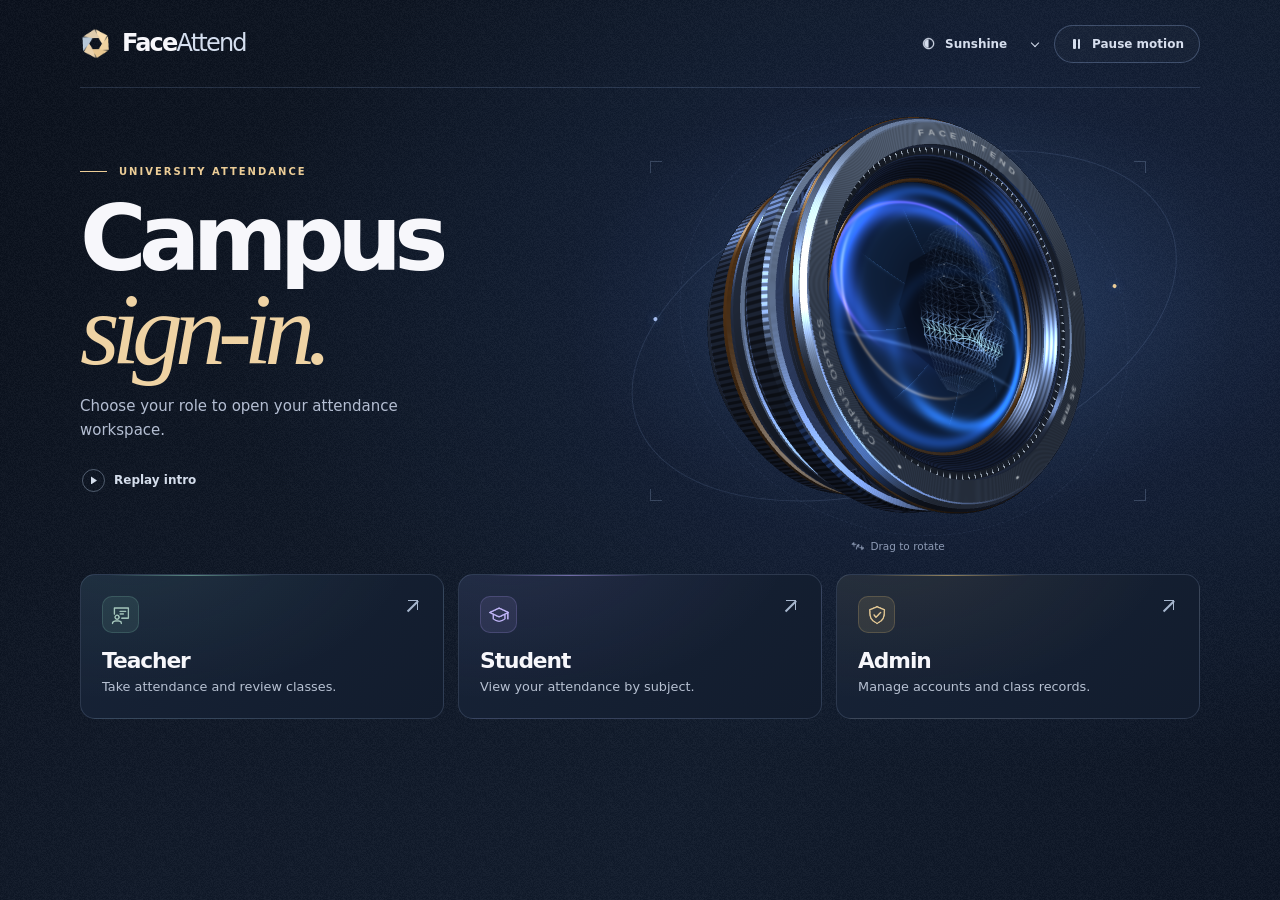
<file: src/main/resources/static/login.html>
<!doctype html>
<html lang="en" data-faceattend-theme="sunshine">
<head>
  <meta charset="utf-8">
  <meta name="viewport" content="width=device-width,initial-scale=1">
  <meta name="color-scheme" content="dark">
  <meta name="faceattend-entrance" content="cinematic-optics-v1">
  <title>Campus sign-in · FaceAttend</title>
  <style id="campus-style">
:root {
  color-scheme: dark;
  --ink: #f7f7fb;
  --muted: #b4bed2;
  --dim: #8d9ab4;
  --line: #a7c4ff29;
  --amber: #eccd97;
  --signature: #efd3a4;
  --page: #0b1120;
  --sans: Inter, "Segoe UI", system-ui, -apple-system, sans-serif;
  --serif: Georgia, "Times New Roman", serif;
}
html[data-faceattend-theme="neo"] { --signature: #bdccff; --amber: #b8caff; }
* { box-sizing: border-box; }
[hidden] { display: none !important; }
html { min-height:100%; background:var(--page); }
body {
  margin: 0; min-height: 100vh; min-height: 100svh;
  color: var(--ink); font-family: var(--sans); -webkit-font-smoothing: antialiased;
  background:
    radial-gradient(ellipse at 77% 34%, #223863a6 0, #15244082 24%, transparent 55%),
    radial-gradient(ellipse at 11% 100%, #151f3350, transparent 45%),
    linear-gradient(116deg, #0a101c 1%, #101a2b 62%, #0c1424 100%);
  position: relative; isolation: isolate;
}
body::before, .film-grain {
  content: ""; position: absolute; inset: 0; z-index: -1; pointer-events: none;
  background: url([data-uri]) repeat; opacity: .034;
}
a { color: inherit; text-decoration: none; }
button,select { font: inherit; color: inherit; }
button { cursor: pointer; }
button:disabled { cursor: default; }
a:focus-visible,button:focus-visible,select:focus-visible,[tabindex]:focus-visible {
  outline: 2px solid #edce96; outline-offset: 5px;
}
#heading:focus, #portals:focus { outline: none; }
.sr-only, .skip-link:not(:focus) {
  position:absolute; width:1px; height:1px; padding:0; margin:-1px;
  overflow:hidden; clip-path:inset(50%); white-space:nowrap;
}
.skip-link:focus { position:fixed; z-index:20; left:16px; top:12px; padding:12px; background:#15243c; }
.shell { max-width:1456px; margin:0 auto; padding:0 clamp(24px,6.25vw,104px) clamp(28px,6vh,80px); }
.topbar { display:flex; align-items:center; justify-content:space-between; gap:15px; min-height:88px; border-bottom:1px solid var(--line); }
.brand,.intro-brand { display:inline-flex; align-items:center; gap:11px; font-weight:700; font-size:24px; letter-spacing:-.075em; line-height:1.1; }
.brand-light { font-weight:420; color:#d5dfef; }
.brand-icon { width:31px; height:31px; display:inline-block; flex:none; background: center/contain no-repeat url([data-uri]); }
.tools { display:flex; align-items:center; gap:15px; }
.theme-select,.motion-button,.skip { display:inline-flex; align-items:center; gap:9px; white-space:nowrap; }
.theme-select,.motion-button { font-size:12px; font-weight:550; color:#d6deed; }
.theme-select { position:relative; }
.theme-select select { cursor:pointer; color:#d6deed; background:transparent; border:0; padding:10px 17px 10px 24px; appearance:none; -webkit-appearance:none; }
select option { background:#132035; color:#f5f7fa; }
.theme-select .icon,.theme-select .down { pointer-events:none; position:absolute; }
.theme-select .icon { left:0; width:15px; height:15px; }
.down { right:1px; top:calc(50% - 4px); height:6px; width:6px; border:solid currentColor; border-width:0 1.4px 1.4px 0; transform:rotate(45deg); }
.motion-button,.skip { border:1px solid #a7c3f247; border-radius:99px; background:#ffffff05; padding:9px 15px; min-height:38px; }
.motion-button:hover,.skip:hover,.replay:hover { color:#fff; border-color:#c7d6ef99; background:#ffffff0b; }
.motion-icon { position:relative; width:13px; height:12px; display:block; }
.motion-icon::before,.motion-icon::after { content:""; position:absolute; top:1px; bottom:1px; width:2.5px; border-radius:1px; background:currentColor; }
.motion-icon::before { left:3px; } .motion-icon::after { right:3px; }
.motion-paused .motion-icon::before { inset:0 0 0 3px; width:9px; height:12px; clip-path:polygon(0 0,100% 50%,0 100%); }
.motion-paused .motion-icon::after { display:none; }
main { position:relative; }
.hero { position:relative; display:grid; grid-template-columns: .92fr 1.08fr; align-items:center; min-height:clamp(380px,54vh,578px); }
.hero-copy { position:relative; z-index:2; padding:34px 0; }
.kicker { display:flex; align-items:center; gap:12px; margin:0; color:var(--amber); font-size:10px; line-height:1.5; letter-spacing:.20em; font-weight:650; text-transform:uppercase; }
.kicker>span { display:block; width:27px; height:1px; background:currentColor; }
h1 { margin:19px 0 17px; font-size:clamp(72px,7.1vw,112px); line-height:.91; font-weight:560; letter-spacing:-.084em; }
.word { display:block; }
.word>span,.word>em { display:inline-block; }
.word em { color:var(--signature); font-family:var(--serif); font-size:1.12em; font-weight:400; letter-spacing:-.078em; line-height:.96; }
.lead { max-width:350px; margin:0; color:var(--muted); font-size:clamp(15px,1.17vw,18px); line-height:1.55; }
.replay { display:inline-flex; align-items:center; gap:9px; margin:21px 0 0; padding:6px 2px; color:#d4ddeb; background:transparent; border:0; font-size:12px; font-weight:600; border-radius:4px; }
.play-icon { width:23px; height:23px; border:1px solid #a6b9d16b; display:grid; place-items:center; border-radius:50%; }
.play-icon::after { content:""; width:6px; height:8px; background:currentColor; clip-path:polygon(0 0,100% 50%,0 100%); margin-left:1px; }
.visual-wrap { align-self:stretch; position:relative; isolation:isolate; min-width:0; }
.visual-wrap::before { content:""; position:absolute; z-index:-2; inset:4% -5% 7%; pointer-events:none; background:radial-gradient(ellipse at 51% 47%,#3c619351,#35527b1c 47%,transparent 70%); }
.visual { position:absolute; inset:1% -1% 4%; touch-action:pan-y; border-radius:18px; }
.visual.is-explorable { cursor:grab; } .visual.is-grabbed { cursor:grabbing; }
.lens-stage { position:absolute; inset:0; pointer-events:none; }
.lens-stage canvas,.poster { display:block; position:absolute; width:100%; height:100%; inset:0; }
.poster { object-fit:contain; }
.lens-stage canvas { opacity:0; }
.has-gl .poster { visibility:hidden; }
.has-gl canvas { opacity:1; }
.fallback-scan { display:none; }
.orbital { position:absolute; z-index:-1; border:1px solid #a0bdf121; border-radius:50%; top:49%; left:51%; pointer-events:none; }
.orbit-a { width:94%; height:64%; transform:translate(-50%,-50%) rotate(-20deg); }
.orbit-b { width:76%; height:84%; transform:translate(-50%,-50%) rotate(28deg); border-style:dashed; border-color:#a0bdf113; }
.orbit-a::before,.orbit-b::before { content:""; position:absolute; width:4px; height:4px; border-radius:50%; background:#a4bced; left:8.8%; top:19.7%; box-shadow:0 0 7px #6695ef8c; }
.orbit-b::before { left:86%; top:16.4%; background:var(--amber); }
.viewfinder,.intro-corners { position:absolute; pointer-events:none; }
.viewfinder { inset:15% 9% 15%; opacity:.50; }
.viewfinder i,.intro-corners i { position:absolute; height:12px; width:12px; border:solid #aec6ec77; }
.viewfinder i:nth-child(1),.intro-corners i:nth-child(1) { left:0; top:0; border-width:1px 0 0 1px; }
.viewfinder i:nth-child(2),.intro-corners i:nth-child(2) { right:0; top:0; border-width:1px 1px 0 0; }
.viewfinder i:nth-child(3),.intro-corners i:nth-child(3) { left:0; bottom:0; border-width:0 0 1px 1px; }
.viewfinder i:nth-child(4),.intro-corners i:nth-child(4) { right:0; bottom:0; border-width:0 1px 1px 0; }
.drag-hint { pointer-events:none; position:absolute; z-index:1; bottom:4.4%; left:50%; transform:translateX(-50%); display:flex; align-items:center; gap:6px; color:var(--dim); font-size:10.5px; white-space:nowrap; }
.drag-hint .icon { width:14px; height:14px; }
.status { margin:18px 0 0; padding:13px 17px; border:1px solid #d4b57d70; border-radius:11px; color:#efdeb9; background:#28251e; font-size:14px; }
.portals { display:grid; grid-template-columns:repeat(3,minmax(0,1fr)); gap:14px; }
.role { --accent:#a7c9be; --hue:129,195,174; display:flex; flex-direction:column; position:relative; overflow:hidden; isolation:isolate; border:1px solid #a8c0e52c; border-radius:15px; padding:clamp(18px,1.65vw,26px); min-height:145px;
  background:radial-gradient(ellipse at 14% -26%,rgba(var(--hue),.10),transparent 64%),linear-gradient(130deg,#172337,#121c2d);
  transition:transform .32s cubic-bezier(.2,.7,.2,1),border-color .3s,box-shadow .3s; }
.role.student { --accent:#c2b6fa; --hue:170,153,238; }
.role.admin { --accent:#e8cc96; --hue:219,186,116; }
.role::before { content:""; position:absolute; height:1px; top:0; left:8%; right:47%; background:linear-gradient(90deg,transparent,rgba(var(--hue),.6),transparent); }
.role::after { content:""; pointer-events:none; position:absolute; z-index:-1; inset:0; background:radial-gradient(ellipse at var(--card-x,30%) var(--card-y,0%),rgba(var(--hue),.20),transparent 65%); opacity:0; transition:opacity .32s; }
.role:hover,.role:focus-visible { transform:translateY(-4px); border-color:rgba(var(--hue),.62); box-shadow:0 12px 30px #0003; }
.role:hover::after,.role:focus-visible::after { opacity:1; }
.role-top { display:flex; align-items:flex-start; justify-content:space-between; }
.tile-icon { display:grid; place-items:center; width:37px; height:37px; border-radius:10px; background:rgba(var(--hue),.11); color:var(--accent); border:1px solid rgba(var(--hue),.21); }
.icon { display:block; width:22px; height:22px; background:currentColor; -webkit-mask:var(--glyph) center/contain no-repeat; mask:var(--glyph) center/contain no-repeat; }
.teacher-icon { --glyph:url([data-uri]); } .student-icon { --glyph:url([data-uri]); }
.admin-icon { --glyph:url([data-uri]); } .theme-icon { --glyph:url([data-uri]); }
.drag-icon { --glyph:url([data-uri]); }
.north-arrow { position:relative; display:block; width:16px; height:16px; color:#a7b7ce; margin:3px; transition:transform .25s,color .25s; }
.north-arrow::before { content:""; position:absolute; right:1px; top:1px; width:9px; height:9px; border:solid currentColor; border-width:1.5px 1.5px 0 0; }
.north-arrow::after { content:""; position:absolute; height:1.5px; width:15px; right:1px; top:1px; transform-origin:right; transform:rotate(-45deg); background:currentColor; }
.role:hover .north-arrow,.role:focus-visible .north-arrow { transform:translate(2px,-2px); color:var(--accent); }
.role-title { margin:16px 0 4px; font-size:clamp(21px,1.7vw,27px); font-weight:560; line-height:1.1; letter-spacing:-.05em; }
.role-detail { color:#b7c1d2; font-size:clamp(12px,1vw,15px); line-height:1.5; }
dialog:not([open]) { display:none; }
.opening { overflow:hidden; border:0; padding:0; color:#f6f6fa; width:100%; max-width:none; height:100%; max-height:none; margin:0; inset:0; position:fixed; background:radial-gradient(ellipse at 53% 43%,#253a5c,#0d1728 50%,#080e18 100%); }
.opening::backdrop { background:#090f1a; }
.opening .film-grain { z-index:0; }
.film-stage { position:absolute; inset:4% -5% 9%; }
.film-stage .poster { animation:poster-intro 4.6s ease-out both; }
@keyframes poster-intro { 0% { transform:scale(1.55) rotate(-20deg); filter:brightness(.48) blur(4px); } 56% { transform:scale(1.02) rotate(5deg); } to { transform:scale(.82) rotate(0); } }
.film-stage .lens-stage:not(.has-gl) .fallback-scan { display:block; position:absolute; inset:20% 27%; background:linear-gradient(0deg,transparent 42%,#82beff00 45%,#8db9ee80 49.7%,transparent 50.4%); animation: scan-pass 2s ease-in-out infinite; clip-path:ellipse(43% 45% at 50% 50%); }
@keyframes scan-pass { from{transform:translateY(-15%)} to{transform:translateY(18%)} }
.intro-top { position:absolute; top:clamp(14px,4%,44px); left:clamp(18px,5%,80px); right:clamp(18px,5%,80px); display:flex; align-items:center; justify-content:space-between; gap:10px; }
.intro-brand { font-size:21px; }
.intro-brand .brand-icon { width:26px; height:26px; }
.skip { position:relative; background:#0e172de0; color:#e6ecf4; font-size:12px; font-weight:550; min-height:40px; gap:12px; }
.film-caption { position:absolute; left:clamp(23px,6.25%,102px); bottom:8%; text-shadow:0 2px 30px #081222; }
.film-caption h2 { font-size:clamp(50px,6.5vw,104px); line-height:1.05; letter-spacing:-.08em; font-weight:570; margin:9px 0 7px; }
.film-caption h2 span { color:var(--signature); }
.film-line { margin:0; color:#cad6e6; font-size:clamp(12px,1.05vw,16px); letter-spacing:.015em; }
.film-time { position:absolute; bottom:0; height:2px; left:0; right:0; background:#bfd1ed2b; }
.film-time i { display:block; width:100%; height:100%; background:var(--signature); transform-origin:left; animation:film-progress 4.6s linear both; }
@keyframes film-progress { from { transform:scaleX(0); } to { transform:scaleX(1); } }
.intro-corners { inset:22% 30%; opacity:.65; animation:focus-lock 4.6s ease both; }
@keyframes focus-lock { 0%{transform:scale(1.35); opacity:0} 26%{opacity:.9} 50%{transform:scale(.78)} 82%,100%{transform:scale(.95);opacity:.26} }
.opening.is-ending { animation:film-out .48s ease both; }
.opening.is-ending::backdrop { animation:film-out .48s ease both; }
@keyframes film-out { to{opacity:0} }
.arrival .hero-copy { animation:reveal .56s ease-out both; }
.arrival .role { animation:reveal .54s cubic-bezier(.16,.77,.28,1) both; }
.arrival .student { animation-delay:.075s; } .arrival .admin { animation-delay:.145s; }
@keyframes reveal { from{opacity:.13;transform:translateY(16px)} to{opacity:1;transform:translateY(0)} }
.portal-wipe { position:fixed; pointer-events:none; z-index:10; inset:0; display:grid; place-items:center; visibility:hidden; opacity:0; color:var(--destination,#b5c9f6); background:radial-gradient(ellipse at center,#162136,#0a101b); }
.portal-wipe span { font-size:clamp(26px,4vw,53px); font-family:var(--serif); font-style:italic; letter-spacing:-.045em; }
.leaving .portal-wipe { visibility:visible; animation:iris-close .43s ease-in both; }
@keyframes iris-close { from {opacity:0;clip-path:circle(0% at var(--wipe-x,72%) var(--wipe-y,45%))} to {opacity:1;clip-path:circle(150% at var(--wipe-x,72%) var(--wipe-y,45%))} }
.preview-dialog { margin:auto; inset:0; width:min(91%,400px); max-height:90%; padding:30px; color:var(--ink); background:#152138; border:1px solid #7286aa70; border-radius:18px; box-shadow:0 26px 100px #0007; }
.preview-dialog::backdrop { background:#060b15c4; }
.preview-dialog h2 { font-size:34px; margin:16px 0 8px; font-weight:550; line-height:1.1; letter-spacing:-.055em; }
.preview-dialog>p:not(.kicker) { margin:0 0 21px; color:var(--muted); line-height:1.55; font-size:14px; }
.open-live,.back-preview { display:block; width:100%; padding:11px 14px; min-height:44px; text-align:center; border-radius:9px; font-size:14px; font-weight:600; }
.open-live { color:#172032; background:var(--signature); } .back-preview { margin-top:8px; background:transparent; border:1px solid var(--line); }
.motion-paused *, .motion-paused *::before,.motion-paused *::after { animation-play-state:paused !important; transition-duration:0s !important; }
.motion-paused .role:hover,.motion-paused .role:focus-visible,.motion-paused .role:hover .north-arrow { transform:none; }
@media (min-width:1550px) { .hero { min-height:min(61vh,700px); } }
@media (min-width:721px) and (max-height:720px) { .topbar{min-height:67px} .hero{min-height:350px} .hero-copy{padding:22px 0} h1{font-size:clamp(60px,6.3vw,94px)} .role{min-height:128px;padding:16px 19px} .role-title{margin-top:12px} }
@media (max-width:900px) { .shell{padding-left:4.7vw;padding-right:4.7vw} .topbar{min-height:72px} .role{padding:18px 15px} }
@media (max-width:720px) {
  .shell{padding:0 20px 28px} .topbar{min-height:67px} .brand{font-size:21px;gap:8px} .brand-icon{width:26px;height:26px}
  .tools{gap:11px} .theme-select select{font-size:11px;padding:9px 13px 9px 20px} .motion-label{display:none} .motion-button{padding:0;min-width:36px;min-height:36px;justify-content:center}
  .hero{grid-template-columns:48% 52%;min-height:clamp(275px,57vw,380px)} .hero-copy{padding:25px 0 21px}
  .kicker{font-size:8px;gap:7px;letter-spacing:.145em}.kicker>span{width:14px}
  h1{font-size:clamp(52px,9.5vw,76px);margin:14px 0 11px} .lead{font-size:13px;line-height:1.47;max-width:240px}
  .replay{margin-top:13px;font-size:11px}.play-icon{width:20px;height:20px}
  .visual-wrap{margin-left:-5%;margin-right:-7%}.visual{inset:4% -1% 4%}.drag-hint{bottom:9%;font-size:9px}.viewfinder{inset:21% 4% 18%}
  .orbit-a{width:100%;height:53%}.orbit-b{width:81%;height:65%}
  .portals{grid-template-columns:1fr;gap:9px}.role{min-height:77px;display:grid;grid-template-columns:38px minmax(0,1fr) 16px;grid-template-rows:auto auto;align-content:center;column-gap:13px;padding:13px 15px;border-radius:12px}
  .role-top{display:contents}.tile-icon{grid-column:1;grid-row:1/3;align-self:center}.north-arrow{grid-column:3;grid-row:1/3;align-self:center;margin:0}
  .role-title{grid-column:2;grid-row:1;margin:0 0 2px;font-size:21px}.role-detail{grid-column:2;grid-row:2;font-size:12px}
  .intro-corners{inset:28% 14%}.film-stage{inset:6% -8% 13%}.film-caption{bottom:10%}
}
@media (max-width:395px) {
  .shell{padding-left:15px;padding-right:15px}.topbar{min-height:60px}.tools{gap:7px}
  .hero{grid-template-columns:50% 50%;min-height:260px}.lead{font-size:12px}
  .role{column-gap:10px}.role-detail{font-size:11.5px}.drag-hint{bottom:12%}
}
@media (max-width:355px) { h1{font-size:clamp(40px,13.4vw,48px)} .kicker{letter-spacing:.10em} }
@media (prefers-reduced-motion:reduce) {
  *,*::before,*::after{animation-duration:.001ms!important;animation-iteration-count:1!important;transition-duration:.001ms!important;scroll-behavior:auto!important}
  .role:hover,.role:focus-visible{transform:none}
}

  </style>
<style id="role-opening-style">.portal-opening{--grain:url([data-uri]);--teacher-glyph:url([data-uri]);--student-glyph:url([data-uri]);--admin-glyph:url([data-uri]);}
.portal-opening{--gate-time:4500ms;--tone:#a7c9be;--gate-rgb:167,201,190;--portal-icon:var(--teacher-glyph);color:#f5f5f8;color-scheme:dark;
 border:0;border-radius:0;margin:0;inset:0;padding:0;position:fixed;width:100%;max-width:none;height:100%;max-height:none;overflow:hidden;z-index:30;
 background:radial-gradient(ellipse at 50% 38%,#20324c 0,#131e30 40%,#0a1322 84%)}
.portal-opening[open]{display:grid;place-items:center}.portal-opening::backdrop{background:#0b1424}
.portal-opening[data-role="student"]{--tone:#c2b6fa;--gate-rgb:194,182,250;--portal-icon:var(--student-glyph)}
.portal-opening[data-role="admin"]{--tone:#e8cc96;--gate-rgb:232,204,150;--portal-icon:var(--admin-glyph)}
.gate-background{position:absolute;inset:0;pointer-events:none;background:radial-gradient(ellipse at 50% 45%,rgba(var(--gate-rgb),.12),transparent 54%)}
.gate-background::before{content:"";position:absolute;inset:0;background:var(--grain) repeat;opacity:.04}
.gate-background::after{content:"";position:absolute;inset:clamp(9px,2.5vmin,26px);border:1px solid rgba(var(--gate-rgb),.13);border-radius:10px}
.gate-center{position:relative;z-index:1;text-align:center;padding:24px;min-width:0;max-width:100%;display:grid;justify-items:center;align-content:center;gap:clamp(20px,3vh,34px)}
.gate-medallion{position:relative;width:clamp(100px,15vmin,174px);aspect-ratio:1;display:grid;place-items:center;isolation:isolate;color:var(--tone)}
.outer-orbit,.inner-orbit,.gate-ring{position:absolute;border-radius:50%;pointer-events:none}
.outer-orbit{inset:-1.5%;border:1px solid rgba(var(--gate-rgb),.19);border-top-color:var(--tone);border-right-color:rgba(var(--gate-rgb),.52);box-shadow:0 0 18px rgba(var(--gate-rgb),.055)}
.inner-orbit{inset:4%;background:repeating-conic-gradient(from 4deg,rgba(var(--gate-rgb),.64) 0 1deg,transparent 1deg 10deg);mask:radial-gradient(transparent 62%,#000 64%,#000 69%,transparent 70%);-webkit-mask:radial-gradient(transparent 62%,#000 64%,#000 69%,transparent 70%)}
.gate-ring{inset:13%;border:1px solid rgba(var(--gate-rgb),.6);box-shadow:inset 0 0 0 4px #162236,inset 0 0 0 5px rgba(var(--gate-rgb),.22),0 0 30px rgba(var(--gate-rgb),.13);background:radial-gradient(at 30% 22%,rgba(var(--gate-rgb),.17),#131e30 72%)}
.gate-glyph{width:38%;height:38%;background:currentColor;mask:var(--portal-icon) center/contain no-repeat;-webkit-mask:var(--portal-icon) center/contain no-repeat;z-index:1}
#gate-title{margin:0;font-family:var(--sans);font-weight:520;font-size:clamp(33px,4.9vw,82px);letter-spacing:-.068em;line-height:1.12;text-wrap:balance}
#gate-title em{font-family:var(--serif);color:var(--tone);font-weight:400}
.gate-meter{width:clamp(140px,23vw,300px);height:2px;background:rgba(var(--gate-rgb),.18);border-radius:5px;overflow:hidden}
.gate-meter i{display:block;width:100%;height:100%;background:linear-gradient(90deg,rgba(var(--gate-rgb),.35),var(--tone));transform-origin:left}
.enter-now{position:absolute;z-index:3;right:clamp(19px,4vw,66px);top:clamp(18px,4vh,48px);min-height:38px;display:inline-flex;align-items:center;gap:8px;padding:8px 14px;border-radius:99px;border:1px solid #9db1ce70;background:#142036;color:#e7edf8;font-size:12px;font-weight:600}
.gate-edge{position:absolute;inset:0;pointer-events:none;box-shadow:inset 0 0 0 0 transparent}
.portal-opening[open] .outer-orbit{animation:gate-orbit var(--gate-time) cubic-bezier(.22,.55,.24,1) both}
.portal-opening[open] .inner-orbit{animation:gate-dial var(--gate-time) ease-out both}
.portal-opening[open] .gate-medallion{animation:seal-focus var(--gate-time) cubic-bezier(.22,.73,.19,1) both}
.portal-opening[open] .gate-meter i{animation:gate-progress var(--gate-time) linear both}
.portal-opening[open] .gate-edge{animation:gate-light var(--gate-time) ease-in-out both}
@keyframes gate-orbit{0%{transform:rotate(-155deg)}100%{transform:rotate(215deg)}}
@keyframes gate-dial{0%{transform:rotate(60deg)}100%{transform:rotate(-74deg)}}
@keyframes seal-focus{0%{transform:perspective(650px) rotateY(-28deg) scale(.79);opacity:.6}18%{transform:perspective(650px) rotateY(0) scale(1);opacity:1}79%{transform:scale(1)}100%{transform:scale(1.07)}}
@keyframes gate-progress{from{transform:scaleX(0)}to{transform:scaleX(1)}}
@keyframes gate-light{0%,68%{box-shadow:inset 0 0 0 0 transparent}100%{box-shadow:inset 0 0 115px 10px rgba(var(--gate-rgb),.12)}}
.portal-opening.suspended *,.portal-opening.suspended *::before,.portal-opening.suspended *::after{animation-play-state:paused!important}
body.paused .gate-meter{visibility:hidden}

body.motion-paused .portal-opening *,body.motion-paused .portal-opening *::before,body.motion-paused .portal-opening *::after{animation:none!important;transition:none!important}
body.motion-paused .gate-meter{visibility:hidden}
@media(prefers-reduced-motion:reduce){.gate-meter{visibility:hidden}}
</style>
<meta name="faceattend-flow" content="campus-hero-roles-v4">
</head>
<body data-mode="chooser" data-view="chooser" data-preview="false">
  <a id="skip-main" class="skip-link" href="#portals">Choose a portal</a>
  <div class="shell" id="campus-shell">
    <header class="topbar">
      <a class="brand" href="/login" aria-label="FaceAttend home">
        <span class="brand-icon" aria-hidden="true"></span>
        <span>Face<span class="brand-light">Attend</span></span>
      </a>
      <div class="tools">
        <label class="theme-select" title="Choose your portal theme" hidden>
          <span class="icon theme-icon" aria-hidden="true"></span>
          <span class="sr-only">Portal theme</span>
          <select id="theme"><option value="sunshine">Sunshine</option><option value="neo">FaceAttend</option></select>
          <span class="down" aria-hidden="true"></span>
        </label>
        <button class="motion-button" id="motion" type="button" aria-label="Pause motion" title="Pause motion" hidden>
          <span class="motion-icon" aria-hidden="true"></span><span class="motion-label">Pause motion</span>
        </button>
      </div>
    </header>
    <main>
      <p id="login-status" class="status" role="status" aria-live="polite" hidden></p>
      <section class="hero" aria-labelledby="heading">
        <div class="hero-copy">
          <p class="kicker"><span></span>University attendance</p>
          <h1 id="heading" tabindex="-1"><span class="word"><span>Campus</span></span> <span class="word"><em>sign-in.</em></span></h1>
          <p class="lead">Choose your role to open your attendance workspace.</p>
          <button class="replay" id="replay" type="button" hidden><span class="play-icon" aria-hidden="true"></span>Replay intro</button>
        </div>
        <div class="visual-wrap">
          <div class="orbital orbit-a" aria-hidden="true"></div>
          <div class="orbital orbit-b" aria-hidden="true"></div>
          <div class="viewfinder" aria-hidden="true"><i></i><i></i><i></i><i></i></div>
          <div class="visual" id="visual" role="group" aria-label="3D camera lens">
            <div id="lens-stage" class="lens-stage" aria-hidden="true">
              <img class="poster" alt="" src="[data-uri]" width="900" height="900">
              <canvas id="lens-canvas"></canvas>
              <span class="fallback-scan"></span>
            </div>
          </div>
          <span id="drag-hint" class="drag-hint" hidden><span class="icon drag-icon" aria-hidden="true"></span><span>Drag to rotate</span></span>
        </div>
      </section>
      <nav class="portals" id="portals" tabindex="-1" aria-label="Choose your sign-in portal">
        <a class="role teacher" href="/login/teacher" data-role="teacher">
          <span class="role-top"><span class="tile-icon" aria-hidden="true"><i class="icon teacher-icon"></i></span><span class="north-arrow" aria-hidden="true"></span></span>
          <span class="role-title">Teacher</span><span class="role-detail">Take attendance and review classes.</span>
        </a>
        <a class="role student" href="/login/student" data-role="student">
          <span class="role-top"><span class="tile-icon" aria-hidden="true"><i class="icon student-icon"></i></span><span class="north-arrow" aria-hidden="true"></span></span>
          <span class="role-title">Student</span><span class="role-detail">View your attendance by subject.</span>
        </a>
        <a class="role admin" href="/login/admin" data-role="admin">
          <span class="role-top"><span class="tile-icon" aria-hidden="true"><i class="icon admin-icon"></i></span><span class="north-arrow" aria-hidden="true"></span></span>
          <span class="role-title">Admin</span><span class="role-detail">Manage accounts and class records.</span>
        </a>
      </nav>
    </main>
  </div>
  <dialog id="opening" class="opening" aria-labelledby="intro-title">
    <div class="film-grain" aria-hidden="true"></div>
    <div class="film-stage" id="film-stage" aria-hidden="true"></div>
    <div class="intro-corners" aria-hidden="true"><i></i><i></i><i></i><i></i></div>
    <div class="intro-top"><span class="intro-brand"><span class="brand-icon" aria-hidden="true"></span>FaceAttend</span>
      <button type="button" class="skip" id="skip" autofocus>Skip intro <span aria-hidden="true">→</span></button></div>
    <div class="film-caption"><p class="kicker"><span></span>Campus access</p>
      <h2 id="intro-title">FaceAttend<span>.</span></h2><p class="film-line" id="film-line">Focusing the lens</p></div>
    <div class="film-time" aria-hidden="true"><i></i></div>
  </dialog>
  <dialog id="portal-opening" class="portal-opening" aria-labelledby="gate-title">
  <div class="gate-background" aria-hidden="true"></div>
  <button id="enter-now" class="enter-now" type="button">Enter now <span aria-hidden="true">→</span></button>
  <div class="gate-center">
    <div class="gate-medallion" aria-hidden="true"><i class="outer-orbit"></i><i class="inner-orbit"></i><i class="gate-ring"></i><i class="gate-glyph"></i></div>
    <h2 id="gate-title">Opening <em id="gate-name">Teacher</em> Portal</h2>
    <div class="gate-meter" aria-hidden="true"><i></i></div>
  </div>
  <i class="gate-edge" aria-hidden="true"></i>
</dialog>
  <script>
  (function () {
  'use strict';
// The lens is a set of lathed profiles. Z is its optical axis.
function createOptics(canvas, onUnavailable) {
  const gl = canvas.getContext('webgl', {
    alpha: true, antialias: true, premultipliedAlpha: false,
    depth: true, stencil: false, powerPreference: 'low-power'
  });
  if (!gl) return null;
  const vertexSource = `
    attribute vec3 aPosition;
    attribute vec3 aNormal;
    attribute float aSurface;
    attribute float aLayer;
    uniform vec2 uViewport;
    uniform vec3 uRotation;
    uniform float uScale, uSpread, uClock;
    varying vec3 vNormal, vViewPos, vLocal;
    varying float vSurface;
    mat3 rotX(float a){float c=cos(a),s=sin(a);return mat3(1.,0.,0.,0.,c,s,0.,-s,c);}
    mat3 rotY(float a){float c=cos(a),s=sin(a);return mat3(c,0.,-s,0.,1.,0.,s,0.,c);}
    mat3 rotZ(float a){float c=cos(a),s=sin(a);return mat3(c,s,0.,-s,c,0.,0.,0.,1.);}
    void main(){
      float bezel = ((aSurface>4.5 && aSurface<5.5) || (aSurface>6.5 && aSurface<7.5)) ? uClock : 0.;
      mat3 localRotation=rotZ(bezel);
      vec3 p = localRotation*aPosition;
      p.z += aLayer*uSpread;
      mat3 rotation = rotZ(uRotation.z)*rotX(uRotation.y)*rotY(uRotation.x);
      vViewPos=rotation*p;
      vNormal=rotation*localRotation*aNormal; vLocal=aPosition; vSurface=aSurface;
      float camera=8.5;
      float w=camera-vViewPos.z;
      vec2 projected=vViewPos.xy*camera*uScale*vec2(uViewport.y/uViewport.x,1.);
      gl_Position=vec4(projected, (w-8.)*0.7, w);
      gl_PointSize=clamp(uViewport.y*.0052,1.8,5.2);
    }`;
  const fragmentSource = `
    precision highp float;
    varying vec3 vNormal, vViewPos, vLocal;
    varying float vSurface;
    uniform float uClock, uShutter, uScan, uEnergy;
    uniform vec3 uTint;
    uniform sampler2D uLabel;
    const float PI=3.14159265;
    float sat(float x){return clamp(x,0.,1.);}
    float stripe(float distance,float width){return exp(-distance*distance/(width*width));}
    float lightbox(vec3 v,vec3 d,float hardness){return pow(max(dot(normalize(v),normalize(d)),0.),hardness);}
    void main(){
      float mat=vSurface, r=length(vLocal.xy), a=atan(vLocal.y,vLocal.x);
      vec3 n=normalize(vNormal), eye=normalize(vec3(0.,0.,8.5)-vViewPos);
      vec3 refl=reflect(-eye,n);
      float face=max(dot(n,eye),0.);
      vec3 key=normalize(vec3(-.50,.82,1.0));
      float diffuse=max(dot(n,key),0.);
      float left=lightbox(refl,vec3(-.9,.65,.9),7.);
      float top=lightbox(refl,vec3(.02,1.,.50),13.);
      float edge=lightbox(refl,vec3(.95,-.18,.54),11.);
      float bottom=lightbox(refl,vec3(-.2,-.9,.40),10.);
      float longStrip=stripe(refl.x+.38*refl.y+.38,.13)*smoothstep(-.50,.65,refl.y);
      vec3 spec=left*vec3(.67,.80,1.)+top*vec3(.72,.82,1.)+
                edge*vec3(.47,.63,1.)+bottom*vec3(.12,.27,.57)+
                longStrip*vec3(.56,.70,.98);
      vec3 color=vec3(.13,.17,.22);
      if(mat<5.5){
        float angleGlow=.5+.5*cos(a-2.18);
        float brushed=.5+.5*sin(r*1140.+.2*sin(a*73.));
        vec3 base=vec3(.12,.15,.205);
        float gloss=.64;
        if(mat>.5 && mat<1.5){base=vec3(.40,.47,.58);gloss=.92;}
        if(mat>1.5 && mat<2.5){base=vec3(.27,.205,.115);gloss=.82;}
        if(mat>2.5 && mat<3.5){base=vec3(.095,.12,.17);gloss=.58;}
        if(mat>3.5 && mat<4.5){base=vec3(.08,.12,.215);gloss=.80;}
        if(mat>4.5){base=vec3(.20,.245,.31);gloss=.62;}
        color=base*(.26+.58*diffuse+.25*angleGlow)+gloss*spec;
        color+=vec3(.065,.091,.16)*pow(1.-face,2.);
        if(mat>1.5 && mat<2.5){color*=vec3(1.12,.87,.56);}
        if(mat>2.5 && mat<3.5){
          float groove=.5+.5*cos(a*164.);
          color*=.55+.55*smoothstep(.10,.85,groove);
        }else{color*=.95+.05*brushed;}
        if(mat>3.5 && mat<4.5){
          color*=.63+.37*(.5+.5*sin(r*485.));
        }
        if(mat>4.5){
          float highlight=.5+.5*cos(a-2.22+n.x*.43);
          float satin=.94+.06*sin(r*1080.+sin(a*17.)*.9);
          color=(vec3(.135,.163,.205)+vec3(.18,.20,.23)*pow(highlight,2.3)+spec*.28)*satin;
          float u=fract(.75-a/(2.*PI));
          float v=sat((r-1.015)/.132);
          vec4 ink=texture2D(uLabel,vec2(u,1.-v));
          color=mix(color,vec3(.82,.85,.88)*(.74+.22*diffuse),ink.a);
        }
      }else if(mat<6.5){
        // Optical coatings. These coloured reflections move with the viewing angle.
        vec2 p=vLocal.xy/.835;
        float rr=length(p);
        vec2 par=vec2(eye.x-n.x*.21,eye.y-n.y*.21);
        vec3 blue=mix(vec3(.11,.31,.96),uTint,.19);
        color=mix(vec3(.013,.024,.055),vec3(.042,.10,.19),rr);
        float deepEdge=stripe(rr-.93,.046);
        color+=vec3(.055,.16,.37)*deepEdge;
        float inner=.065+.43*uShutter;
        float bladeAng=a+(.22+.35*uShutter);
        float pitch=2.*PI/9.;
        float polygon=cos(mod(bladeAng+pitch*.5,pitch)-pitch*.5);
        float aperture=smoothstep(inner-.007,inner+.007,rr*polygon);
        color+=vec3(.022,.045,.075)*aperture*(1.-smoothstep(.76,.82,rr));
        float sector=fract(bladeAng/pitch+(rr-inner)*.42);
        color+=vec3(.08,.13,.19)*exp(-sector*60.)*aperture*
               (1.-smoothstep(.70,.83,rr));
        float band=length((p-vec2(-.18,.16)-par*.12)*vec2(.93,1.14));
        color+=blue*stripe(band-.67,.085)*(.08+.53*smoothstep(-.35,.88,p.y-p.x));
        color+=vec3(.24,.14,.38)*stripe(band-.72,.015)*smoothstep(.08,.76,p.y-p.x);
        float c=length((p-vec2(.23,-.22)-par*.18)*vec2(.92,1.14));
        color+=vec3(.13,.41,.83)*stripe(c-.65,.055)*(.15+.62*smoothstep(.10,.85,p.x-p.y));
        float c2=length((p-vec2(-.12,.12))*vec2(1.,1.03));
        color+=vec3(.31,.24,.14)*stripe(c2-.79,.012)*smoothstep(.15,.85,-p.y-p.x);
        color+=blue*(.065*left+.075*edge+.085*top);
        float fl=lightbox(refl,vec3(-.45,.67,1.05),62.);
        color+=vec3(.59,.78,.96)*fl*.39;
        float centerFall=1.-smoothstep(.28,.69,rr);
        color=mix(color,vec3(.012,.022,.047)+color*.55,centerFall*.62);
        float scanY=(uScan*2.8-1.4);
        float scan=stripe(p.y-scanY,.015)*(1.-smoothstep(.68,1.,rr));
        color+=uTint*scan*.47*uEnergy;
      }else if(mat<7.5){
        float s=fract((a/(2.*PI)+.5)*120.);
        float tick=step(.81,s);
        float major=step(4.50,mod(floor((a/(2.*PI)+.5)*120.+.001),5.));
        float line=tick*smoothstep(.967,1.0,r+.014*major);
        color=vec3(.115,.144,.19)*(.5+.4*diffuse)+spec*.25;
        color=mix(color,vec3(.70,.75,.81),line*.87);
      }else{
        float sy=uScan*1.56-.78;
        float bright=stripe(vLocal.y-sy,.090);
        float sides=1.-smoothstep(.27,.40,abs(vLocal.x));
        if(mat>9.5) {
          float spot=1.-smoothstep(.18,.50,length(gl_PointCoord-.5));
          vec3 hit=mix(uTint,vec3(.98,.85,.64),.52+bright*.4);
          gl_FragColor=vec4(hit,spot*(.23+.39*uEnergy+bright*.36)*uShutter);
          return;
        }
        color=uTint*(.46+.47*bright)+vec3(.19,.25,.31)*bright;
        gl_FragColor=vec4(color, ((mat>8.5?.42:.13)+.18*uEnergy+bright*.48)*sides*mix(.08,1.,uShutter));
        return;
      }
      gl_FragColor=vec4(clamp(color,0.,1.),1.);
    }`;
  function compile(type, source) {
    const shader=gl.createShader(type);
    gl.shaderSource(shader,source);
    gl.compileShader(shader);
    if (!gl.getShaderParameter(shader,gl.COMPILE_STATUS)) {
      const reason=gl.getShaderInfoLog(shader); gl.deleteShader(shader); throw Error(reason);
    }
    return shader;
  }
  const program=gl.createProgram();
  const vert=compile(gl.VERTEX_SHADER,vertexSource), frag=compile(gl.FRAGMENT_SHADER,fragmentSource);
  gl.attachShader(program,vert); gl.attachShader(program,frag); gl.linkProgram(program);
  gl.deleteShader(vert); gl.deleteShader(frag);
  if (!gl.getProgramParameter(program,gl.LINK_STATUS)) throw Error(gl.getProgramInfoLog(program));
  gl.useProgram(program);
  const U={};
  for(const field of ['Viewport','Rotation','Scale','Spread','Clock','Shutter','Scan','Energy','Tint','Label']) {
    U[field]=gl.getUniformLocation(program,'u'+field);
  }
  const vertices=[],indices=[];
  function lathe(profile, material, layer, segments=216) {
    for(let j=0;j<profile.length-1;j++){
      const [r0,z0]=profile[j], [r1,z1]=profile[j+1];
      const dr=r1-r0,dz=z1-z0,k=1/Math.hypot(dr,dz),first=vertices.length/8;
      for(let i=0;i<=segments;i++){
        const a=i*2*Math.PI/segments,c=Math.cos(a),s=Math.sin(a);
        for(const [r,z] of [[r0,z0],[r1,z1]]) {
          vertices.push(r*c,r*s,z,dz*k*c,dz*k*s,-dr*k,material,layer);
        }
        if(i<segments){
          const b=first+i*2;
          indices.push(b,b+2,b+1,b+1,b+2,b+3);
        }
      }
    }
  }
  // Mount, grip, bezel, calibration ring, baffle and front element.
  lathe([[.0,-.83],[.81,-.83],[.89,-.79],[.89,-.66],[.92,-.63],[.91,-.58]],0,0);
  lathe([[.88,-.74],[.916,-.725],[.918,-.69],[.89,-.68]],1,0);
  lathe([[.88,-.66],[.99,-.62],[1.026,-.565],[1.026,-.40],[1.005,-.377]],3,0);
  lathe([[1.004,-.406],[1.045,-.397],[1.056,-.38],[1.055,-.35],[1.028,-.34]],2,0);
  lathe([[.985,-.36],[1.063,-.33],[1.08,-.28],[1.079,-.15],[1.065,-.12]],0,.14);
  lathe([[1.056,-.20],[1.094,-.19],[1.095,-.17],[1.065,-.16]],1,.14);
  lathe([[1.064,-.13],[1.147,-.095],[1.176,-.045],[1.177,.095],[1.151,.132]],3,.28);
  lathe([[1.143,.11],[1.171,.13],[1.174,.155],[1.142,.167]],1,.34);
  lathe([[1.095,.156],[1.104,.18],[1.105,.212],[1.085,.23]],0,.42);
  lathe([[1.08,.212],[1.166,.227],[1.195,.268],[1.196,.33],[1.176,.36]],0,.58);
  lathe([[1.185,.303],[1.203,.311],[1.203,.324],[1.189,.333]],2,.58);
  lathe([[1.173,.350],[1.178,.37],[1.154,.404],[1.142,.407]],1,.58);
  lathe([[1.145,.407],[1.015,.407]],5,.58);
  lathe([[1.016,.407],[1.012,.394],[1.01,.357],[1.001,.352]],0,.58);
  lathe([[1.006,.356],[.965,.353]],7,.58);
  lathe([[.967,.352],[.954,.350],[.914,.27],[.852,.20],[.832,.182]],4,.54);
  lathe([[.852,.207],[.852,.219],[.839,.219],[.833,.202]],2,.52);
  const dome=[];
  for(let i=0;i<=34;i++) {
    const r=.838*(1-i/34);
    dome.push([r,.185+.202*(1-(r/.838)**2)]);
  }
  lathe(dome,6,.50,168);
  const solidCount=indices.length;
  // A synthetic relief mesh, drawn into the optical element. No camera input is used.
  const rows=23, cols=18, firstFaceVertex=vertices.length/8;
  function bump(x,y,cx,cy,wx,wy) {
    return Math.exp(-(((x-cx)/wx)**2+((y-cy)/wy)**2));
  }
  function addFacePoint(x,y,accent) {
    const relief=.116*Math.sqrt(Math.max(0,1-(x*x+y*y)*.86))+
      .10*bump(x,y,0,-.02,.16,.38)+.13*bump(x,y,0,-.15,.18,.13)
      -.05*(bump(x,y,.31,.23,.19,.12)+bump(x,y,-.31,.23,.19,.12))
      +.05*bump(x,y,0,-.46,.30,.07);
    vertices.push(x*.48,y*.52,.402+relief+(accent?.004:0),0,0,1,accent?9:8,.5);
  }
  for(let j=0;j<=rows;j++){
    const y=-.98+j*1.96/rows;
    const width=Math.sqrt(Math.max(.025,1-y*y))*(.81+.18*y);
    for(let i=0;i<=cols;i++){
      const x=((i+(j%2)*.29)/cols*2-1)*width;
      addFacePoint(x,y,false);
      if(i<cols&&j<rows){
        const a=firstFaceVertex+j*(cols+1)+i,b=a+1,c=a+cols+1,d=c+1;
        indices.push(a,b,a,c,j%2?b:a,j%2?c:d);
      }
    }
  }
  function traceFeature(points) {
    let at=vertices.length/8;
    for(let i=1;i<points.length;i++){
      const [x0,y0]=points[i-1], [x1,y1]=points[i];
      for(let j=0;j<5;j++){
        const t=j/5;
        addFacePoint(x0+(x1-x0)*t,y0+(y1-y0)*t,true);
        if(vertices.length/8-1>at) indices.push(vertices.length/8-2,vertices.length/8-1);
      }
    }
    addFacePoint(...points[points.length-1],true);
    indices.push(vertices.length/8-2,vertices.length/8-1);
  }
  for(const side of [-1,1]){
    for(const path of [
      [[.14,.22],[.27,.29],[.42,.28],[.51,.22],[.38,.17],[.26,.17],[.14,.22]],
      [[.12,.35],[.26,.43],[.43,.43],[.55,.36]],
      [[.09,.15],[.09,-.025],[.15,-.15],[.11,-.19],[.035,-.18]]
    ]) traceFeature(path.map(([x,y])=>[x*side,y]));
  }
  traceFeature([[-.28,-.45],[-.12,-.41],[0,-.43],[.12,-.41],[.28,-.45],[.11,-.50],[0,-.51],[-.11,-.50],[-.28,-.45]]);
  const lineEnd=indices.length;
  for(const [x,y] of [[-.43,.27],[.43,.27],[-.17,.22],[.17,.22],[0,-.13],[-.28,-.45],[.28,-.45],[0,-.82],[-.48,.39],[.48,.39]]){
    const at=vertices.length/8;
    addFacePoint(x,y,true);
    vertices[vertices.length-2]=10;
    vertices[vertices.length-6]+=.012;
    indices.push(at);
  }
  const vertexBuffer=gl.createBuffer(),indexBuffer=gl.createBuffer();
  gl.bindBuffer(gl.ARRAY_BUFFER,vertexBuffer);
  gl.bufferData(gl.ARRAY_BUFFER,new Float32Array(vertices),gl.STATIC_DRAW);
  gl.bindBuffer(gl.ELEMENT_ARRAY_BUFFER,indexBuffer);
  gl.bufferData(gl.ELEMENT_ARRAY_BUFFER,new Uint16Array(indices),gl.STATIC_DRAW);
  for(const [name,size,offset] of [['aPosition',3,0],['aNormal',3,12],['aSurface',1,24],['aLayer',1,28]]){
    const at=gl.getAttribLocation(program,name);
    gl.enableVertexAttribArray(at);gl.vertexAttribPointer(at,size,gl.FLOAT,false,32,offset);
  }
  const label=document.createElement('canvas');
  label.width=2048;label.height=64;
  const ink=label.getContext('2d');
  ink.fillStyle='#fff';ink.textBaseline='middle';ink.textAlign='center';
  function lettering(word,x,spacing,weight) {
    ink.font=weight+' 24px Arial, sans-serif';
    const widths=Array.from(word,ch=>ink.measureText(ch).width);
    let pos=x-(widths.reduce((sum,w)=>sum+w,0)+(word.length-1)*spacing)/2;
    Array.from(word).forEach((ch,i)=>{ink.fillText(ch,pos+widths[i]/2,31);pos+=widths[i]+spacing;});
  }
  lettering('F A C E A T T E N D',1024,2,600);
  lettering('CAMPUS OPTICS',305,3,500);
  lettering('35 mm',1658,3,600);
  for(const x of [590,1428,1870,122]){ink.beginPath();ink.arc(x,31,4,0,2*Math.PI);ink.fill();}
  const texture=gl.createTexture();
  gl.activeTexture(gl.TEXTURE0);gl.bindTexture(gl.TEXTURE_2D,texture);
  gl.texImage2D(gl.TEXTURE_2D,0,gl.RGBA,gl.RGBA,gl.UNSIGNED_BYTE,label);
  gl.texParameteri(gl.TEXTURE_2D,gl.TEXTURE_MIN_FILTER,gl.LINEAR_MIPMAP_LINEAR);
  gl.texParameteri(gl.TEXTURE_2D,gl.TEXTURE_MAG_FILTER,gl.LINEAR);gl.generateMipmap(gl.TEXTURE_2D);
  gl.uniform1i(U.Label,0);
  gl.enable(gl.DEPTH_TEST);gl.depthFunc(gl.LEQUAL);gl.clearColor(0,0,0,0);
  canvas.addEventListener('webglcontextlost',event=>{event.preventDefault();onUnavailable();});
  const allCount=indices.length;
  function draw(frame){
    const {width,height,yaw,pitch,roll,scale,spread,clock,shutter,scan,energy,tint}=frame;
    if(!width||!height||gl.isContextLost()) return;
    if(canvas.width!==width||canvas.height!==height){canvas.width=width;canvas.height=height;}
    gl.viewport(0,0,width,height);
    gl.clear(gl.COLOR_BUFFER_BIT|gl.DEPTH_BUFFER_BIT);
    gl.uniform2f(U.Viewport,width,height);gl.uniform3f(U.Rotation,yaw,pitch,roll);
    gl.uniform1f(U.Scale,scale);gl.uniform1f(U.Spread,spread);gl.uniform1f(U.Clock,clock);
    gl.uniform1f(U.Shutter,shutter);gl.uniform1f(U.Scan,scan);gl.uniform1f(U.Energy,energy);
    gl.uniform3fv(U.Tint,tint);
    gl.disable(gl.BLEND);gl.depthMask(true);
    gl.drawElements(gl.TRIANGLES,solidCount,gl.UNSIGNED_SHORT,0);
    gl.enable(gl.BLEND);gl.blendFuncSeparate(gl.SRC_ALPHA,gl.ONE_MINUS_SRC_ALPHA,gl.ONE,gl.ONE_MINUS_SRC_ALPHA);
    gl.depthMask(false);
    gl.drawElements(gl.LINES,lineEnd-solidCount,gl.UNSIGNED_SHORT,solidCount*2);
    gl.drawElements(gl.POINTS,allCount-lineEnd,gl.UNSIGNED_SHORT,lineEnd*2);
    gl.depthMask(true);
  }
  return {draw};
}

const byId = id => document.getElementById(id);
const root = document.documentElement;
const body = document.body;
const stage = byId('lens-stage');
const canvas = byId('lens-canvas');
const visual = byId('visual');
const film = byId('opening');
const gate = byId('portal-opening');
const ROLE_OPEN_MS = 4500;
const motionButton = byId('motion');
const replay = byId('replay');
const theme = byId('theme');
const media = window.matchMedia('(prefers-reduced-motion: reduce)');
const introLength = 4600;
const reducedKey = 'faceattend_campus_paused_v1';
const seenKey = 'faceattend_optics_seen_v1';
const themeKey = 'faceattend_campus_theme_v1';
function readSetting(store, key) {
  try { return window[store].getItem(key); } catch { return null; }
}
function writeSetting(store, key, value) {
  try { window[store].setItem(key, value); } catch { /* Storage can be disabled. */ }
}
const params = new URLSearchParams(location.search);
const loginStatus = byId('login-status');
if (params.has('roleerror') || params.has('logout')) {
  loginStatus.textContent = params.has('roleerror')
    ? 'This account belongs to a different portal. Choose its role to sign in.'
    : 'You have signed out. Choose a role to sign in again.';
  loginStatus.hidden = false;
}
theme.value = readSetting('localStorage',themeKey) === 'neo' ? 'neo' : 'sunshine';
root.dataset.faceattendTheme = theme.value;
theme.parentElement.hidden = false;
theme.addEventListener('change', () => {
  root.dataset.faceattendTheme = theme.value;
  writeSetting('localStorage',themeKey,theme.value);
});

const roles = {
  teacher: {name:'Teacher', tint:[.47,.84,.73], ink:'#b0e4d5'},
  student: {name:'Student', tint:[.72,.64,1.0], ink:'#c9bdf9'},
  admin: {name:'Admin', tint:[.95,.76,.42], ink:'#ebcf97'}
};
const neutralTint = [.53,.72,1.0];
const tint = neutralTint.slice();
const savedMotion = readSetting('localStorage', reducedKey) ?? readSetting('localStorage', 'faceattend_optics_paused_v1');
let chosen = null, userPaused = savedMotion === '1';
let engine = null, frameId = 0, previousTime = 0, clock = 0, activePointer = null;
let introStart = null, introEndTimer = 0, introFadeTimer = 0, introTrigger = null;
let arrivalTimer = 0, visible = true;
let pendingGate=null, navigationCommitted=false;
let targetYaw = 0, targetPitch = 0, yaw = 0, pitch = 0, dragStart = null;
let cssWidth = 0, cssHeight = 0, handoffPoster = null;
const clamp = (x,a,b) => Math.min(b,Math.max(a,x));
function smooth(a,b,x) {
  const t=clamp((x-a)/(b-a),0,1);
  return t*t*(3-2*t);
}
function motionAllowed() { return !media.matches && !userPaused; }
function sizeStage() {
  const box=stage.getBoundingClientRect();
  cssWidth=box.width; cssHeight=box.height;
}
function updateHint() {
  const explore=Boolean(engine) && motionAllowed();
  visual.classList.toggle('is-explorable',explore);
  byId('drag-hint').hidden=!explore;
  if(explore) {
    visual.tabIndex=0;
    visual.setAttribute('aria-label','Explore the 3D lens. Drag or use the arrow keys to rotate. Press Home to center.');
  } else {
    visual.removeAttribute('tabindex');
    visual.setAttribute('aria-label','3D camera lens');
  }
}
function frame(now) {
  frameId=0;
  if(document.hidden || pendingGate || navigationCommitted) {previousTime=0; return;}
  const moving=motionAllowed();
  if(moving && previousTime && now-previousTime<1000/36-1) {scheduleFrame();return;}
  const dt=previousTime?Math.min((now-previousTime)/1000,.09):0;
  previousTime=now;
  if(moving) clock+=dt;
  const filmTime=introStart===null?null:clamp((now-introStart)/introLength,0,1);
  if (filmTime!==null) {
    const line=filmTime<.31?'Focusing the lens':filmTime<.74?'Tracing the face mesh':'Opening the campus portal';
    if(byId('film-line').textContent!==line) byId('film-line').textContent=line;
  }
  if(engine && (visible || filmTime!==null)) {
    const inertia=moving?1-Math.exp(-dt*8):1;
    yaw+=(targetYaw-yaw)*inertia; pitch+=(targetPitch-pitch)*inertia;
    const targetTint=chosen?roles[chosen].tint:neutralTint;
    for(let i=0;i<tint.length;i++) tint[i]+=(targetTint[i]-tint[i])*inertia;
    let turn=.67+yaw+(moving?.066*Math.sin(clock*.44):0);
    let tilt=-.32+pitch+(moving?.039*Math.cos(clock*.49):0);
    let roll=-.11+(moving?.027*Math.sin(clock*.34):0);
    let scale=.69, spread=.22+(moving?.045*Math.sin(clock*.64):0);
    let shutter=.84+(moving?.1*Math.sin(clock*.65):0);
    let energy=chosen?.90:.40;
    let scan=moving?(clock*.13+.2)%1:.52;
    let ring=moving?.085*Math.sin(clock*.36):0;
    if(filmTime!==null) {
      const t=filmTime, align=smooth(.06,.42,t), leave=smooth(.69,.98,t);
      turn=1.03-1.02*align+.66*leave;
      tilt=-.39+.36*align-.29*leave;
      roll=-.29+.23*align-.05*leave;
      scale=1.03+.25*align-.58*leave;
      spread=.69*(1-align)+.085+.14*leave;
      shutter=.06+.93*smooth(.09,.33,t)-.92*smooth(.68,.72,t)+.8*smooth(.72,.81,t);
      energy=1;scan=clamp((t-.28)/.40,0,1);
      ring=-.90+.99*align-.09*leave;
    }
    const compact=Math.min(1,cssWidth/Math.max(1,cssHeight)*1.13);
    // Bound fill rate on phones and integrated GPUs; use the poster until the first draw.
    const dpr=Math.min(window.devicePixelRatio||1,1.5,1050/Math.max(1,cssHeight),1440/Math.max(1,cssWidth));
    if(cssWidth>0&&cssHeight>0){
      engine.draw({width:Math.max(1,Math.round(cssWidth*dpr)),height:Math.max(1,Math.round(cssHeight*dpr)),
        yaw:turn,pitch:tilt,roll,scale:scale*compact,spread,clock:ring,shutter,scan,energy,tint});
      stage.classList.add('has-gl');
    }
  }
  if(moving && (filmTime!==null || (engine && visible))) scheduleFrame();
}
function scheduleFrame() {
  if(!frameId && !document.hidden && !pendingGate && !navigationCommitted) frameId=requestAnimationFrame(frame);
}
function measure() { sizeStage();scheduleFrame(); }
function usePoster() {
  engine=null;
  stage.classList.remove('has-gl');
  updateHint();scheduleFrame();
}
try { engine=createOptics(canvas,usePoster); } catch { usePoster(); }
if('ResizeObserver' in window) new ResizeObserver(measure).observe(stage);
window.addEventListener('resize',measure,{passive:true});
if('IntersectionObserver' in window) {
  new IntersectionObserver(entries=>{
    visible=entries[0].isIntersecting;
    if(visible) {previousTime=0;scheduleFrame();}
  }).observe(visual);
}
function finishIntro(instant) {
  if(introStart===null) return;
  clearTimeout(introEndTimer);clearTimeout(introFadeTimer);
  const trigger=introTrigger;
  introStart=null;introTrigger=null;
  film.classList.remove('is-ending');
  if(film.open) film.close();
  visual.append(stage);
  if(handoffPoster){handoffPoster.remove();handoffPoster=null;}
  body.classList.remove('arrival');
  if(!instant && motionAllowed()) {
    body.classList.add('arrival');
    clearTimeout(arrivalTimer);arrivalTimer=setTimeout(()=>body.classList.remove('arrival'),800);
  }
  (trigger||byId('heading')).focus({preventScroll:true});
  previousTime=0;measure();
}
function beginIntro(trigger=null) {
  if(!motionAllowed() || pendingGate || navigationCommitted || typeof film.showModal!=='function' || film.open) return;
  introTrigger=trigger;
  writeSetting('sessionStorage',seenKey,'1');
  byId('film-line').textContent='Focusing the lens';
  film.classList.remove('is-ending');
  handoffPoster=stage.querySelector('.poster').cloneNode(false);
  handoffPoster.classList.add('handoff-poster');visual.prepend(handoffPoster);
  byId('film-stage').append(stage);
  film.showModal();
  byId('skip').focus({preventScroll:true});
  introStart=performance.now();
  previousTime=0;measure();
  introFadeTimer=setTimeout(()=>film.classList.add('is-ending'),introLength-460);
  introEndTimer=setTimeout(()=>finishIntro(false),introLength);
}
film.addEventListener('cancel',event=>{event.preventDefault();finishIntro(true);});
byId('skip').addEventListener('click',()=>finishIntro(true));
replay.addEventListener('click',()=>beginIntro(replay));
function syncMotion() {
  body.classList.toggle('motion-paused',!motionAllowed());
  if(!motionAllowed()) {
    finishIntro(true);
    clearTimeout(arrivalTimer);body.classList.remove('arrival');
    targetPitch=0;targetYaw=0;
  }
  const label=motionAllowed()?'Pause motion':'Resume motion';
  motionButton.hidden=media.matches;
  motionButton.setAttribute('aria-label',label);
  motionButton.title=label;
  motionButton.querySelector('.motion-label').textContent=label;
  replay.hidden=!motionAllowed() || typeof film.showModal!=='function';
  previousTime=0;updateHint();scheduleFrame();
}
motionButton.addEventListener('click',()=>{
  userPaused=!userPaused;writeSetting('localStorage',reducedKey,userPaused?'1':'0');syncMotion();
});
if(media.addEventListener) media.addEventListener('change',syncMotion);
else if(media.addListener) media.addListener(syncMotion);
function openDialog(dialog){
 try{dialog.showModal();}catch{dialog.setAttribute('open','');}
}
function closeDialog(dialog){
 if(typeof dialog.close==='function'&&dialog.open)dialog.close();else dialog.removeAttribute('open');
}
function elapsedNow(job){
 return Math.min(ROLE_OPEN_MS,job.elapsed+(job.since===null?0:Math.max(0,performance.now()-job.since)));
}
function settleGate(){
 const job=pendingGate;if(!job)return null;
 pendingGate=null;clearTimeout(job.timer);gate.classList.remove('suspended');closeDialog(gate);
 return job;
}
function completeGate(){
 const job=settleGate();if(job)job.finish();
}
function scheduleGate(){
 const job=pendingGate;if(!job||document.hidden||job.since!==null)return;
 gate.classList.remove('suspended');job.since=performance.now();
 job.timer=setTimeout(()=>{
  if(pendingGate!==job)return;
  job.elapsed=elapsedNow(job);job.since=null;
  if(job.elapsed>=ROLE_OPEN_MS)completeGate();else scheduleGate();
 },Math.max(0,ROLE_OPEN_MS-job.elapsed));
}
function holdGate(){
 const job=pendingGate;if(!job)return;
 job.elapsed=elapsedNow(job);job.since=null;clearTimeout(job.timer);gate.classList.add('suspended');
}
function startGate(role,finish,cancel){
 if(pendingGate||navigationCommitted)return;
 gate.dataset.role=role;byId('gate-name').textContent=roles[role].name;
 gate.style.setProperty('--gate-time',ROLE_OPEN_MS+'ms');
 pendingGate={elapsed:0,since:null,timer:0,finish,cancel};
 openDialog(gate);byId('enter-now').focus({preventScroll:true});
 if(document.hidden)holdGate();else scheduleGate();
}
byId('enter-now').addEventListener('click',completeGate);
gate.addEventListener('cancel',e=>{
 e.preventDefault();const job=settleGate();if(job)job.cancel();
});
function clearNavigation(){
  settleGate();navigationCommitted=false;chosen=null;
}
function selectRole(link){
  if(pendingGate||navigationCommitted)return;
  const role=link.dataset.role;
  if(!Object.hasOwn(roles,role))return;
  chosen=role;
  startGate(role,()=>{
    chosen=null;
    navigationCommitted=true;
    const target=new URL(link.href,location.href);target.hash='faceattend-ready';
    try{location.assign(target.href);}catch(error){navigationCommitted=false;link.focus();measure();throw error;}
  },()=>{chosen=null;link.focus({preventScroll:true});previousTime=0;measure();});
}
document.querySelectorAll('.role').forEach(link=>{
  const role=link.dataset.role;
  if(location.protocol==='file:')link.href=new URL(link.getAttribute('href'),'http://localhost:8080').href;
  const clearRole=()=>{ if(!pendingGate && !navigationCommitted && !link.matches(':hover,:focus-visible')){chosen=null;scheduleFrame();} };
  link.addEventListener('pointerenter',()=>{chosen=role;scheduleFrame();});
  link.addEventListener('pointerleave',clearRole);
  link.addEventListener('focus',()=>{chosen=role;scheduleFrame();});
  link.addEventListener('blur',clearRole);
  link.addEventListener('pointermove',e=>{
    if(!motionAllowed()||e.pointerType==='touch') return;
    const b=link.getBoundingClientRect();
    link.style.setProperty('--card-x',((e.clientX-b.left)/b.width*100)+'%');
    link.style.setProperty('--card-y',((e.clientY-b.top)/b.height*100)+'%');
  },{passive:true});

  link.addEventListener('click',event=>{
    if(event.defaultPrevented||event.button!==0||event.ctrlKey||event.metaKey||event.shiftKey||event.altKey)return;
    event.preventDefault();selectRole(link);
  });
});

function endDrag(){
  activePointer=null;dragStart=null;visual.classList.remove('is-grabbed');
}
visual.addEventListener('pointerdown', e=>{
  if(!engine||!motionAllowed()||e.button!==0||!e.isPrimary) return;
  activePointer=e.pointerId;dragStart={x:e.clientX,y:e.clientY,yaw:targetYaw,pitch:targetPitch};
  visual.setPointerCapture(e.pointerId);visual.classList.add('is-grabbed');
});
visual.addEventListener('pointermove', e=>{
  if(!engine||!motionAllowed()) return;
  if(e.pointerId===activePointer && dragStart) {
    targetYaw=clamp(dragStart.yaw+(e.clientX-dragStart.x)*.006,-1.05,.82);
    targetPitch=clamp(dragStart.pitch+(e.clientY-dragStart.y)*.004,-.34,.52);
  } else if(e.pointerType==='mouse' && e.buttons===0){
    const rect=visual.getBoundingClientRect();
    targetYaw=((e.clientX-rect.left)/rect.width-.5)*.36;
    targetPitch=((e.clientY-rect.top)/rect.height-.5)*.21;
  }
  scheduleFrame();
},{passive:true});
visual.addEventListener('pointerleave',()=>{if(activePointer===null){targetYaw=0;targetPitch=0;scheduleFrame();}});
visual.addEventListener('lostpointercapture',endDrag);
visual.addEventListener('pointercancel',endDrag);
visual.addEventListener('pointerup',e=>{
  if(e.pointerId===activePointer) {
    if(visual.hasPointerCapture(e.pointerId)) visual.releasePointerCapture(e.pointerId);
    endDrag();
  }
});
visual.addEventListener('keydown',e=>{
  if(!engine||!motionAllowed()) return;
  switch(e.key){
    case 'ArrowLeft': targetYaw=clamp(targetYaw-.16,-1.05,.82);break;
    case 'ArrowRight': targetYaw=clamp(targetYaw+.16,-1.05,.82);break;
    case 'ArrowUp': targetPitch=clamp(targetPitch-.10,-.34,.52);break;
    case 'ArrowDown': targetPitch=clamp(targetPitch+.10,-.34,.52);break;
    case 'Home': targetYaw=0;targetPitch=0;break;
    default:return;
  }
  e.preventDefault();scheduleFrame();
});
document.addEventListener('visibilitychange',()=>{
  previousTime=0;
  if(document.hidden){holdGate();if(frameId)cancelAnimationFrame(frameId);frameId=0;finishIntro(true);}
  else {scheduleGate();measure();}
});
window.addEventListener('pagehide',()=>{finishIntro(true);clearNavigation();});
window.addEventListener('pageshow',event=>{if(event.persisted){clearNavigation();previousTime=0;measure();}});
sizeStage();syncMotion();
if(!document.hidden && !location.hash && !params.has('logout') && !params.has('roleerror') && !readSetting('sessionStorage',seenKey)) beginIntro();

  })();
  </script>
</body>
</html>
</file>
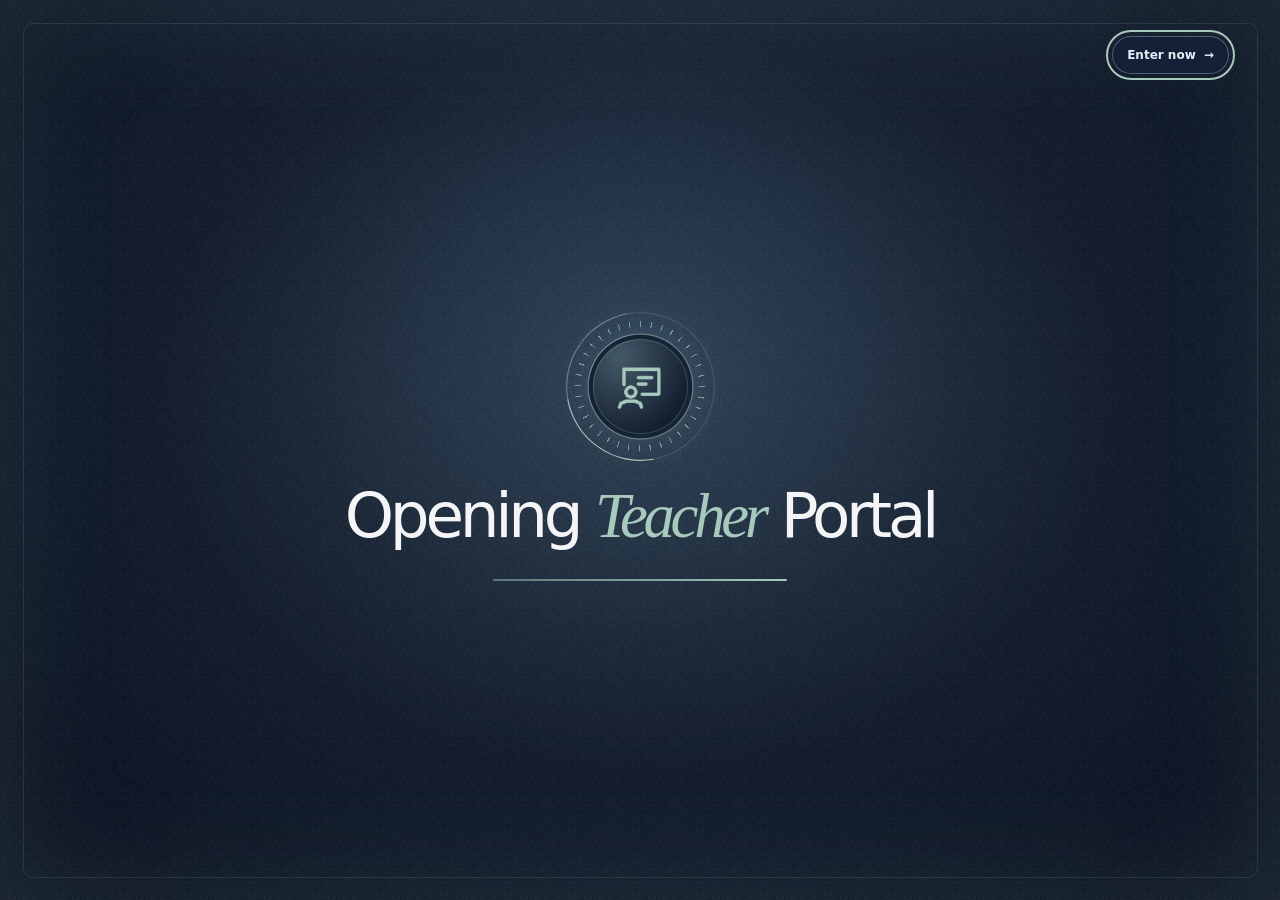
<file: src/main/resources/static/role-login.html>
<!doctype html>
<html lang="en"><head><meta charset="utf-8"><meta name="viewport" content="width=device-width, initial-scale=1">
<meta name="color-scheme" content="dark"><meta name="theme-color" content="#101a2b"><meta name="faceattend-flow" content="cinematic-role-entry-v3">
<title>__ROLE_TITLE__ · FaceAttend</title>
<style>:root{
 color-scheme:dark;--surface:#131e30;--ink:#f3f4f8;--soft:#bbc6d8;--dim:#90a0b9;--border:#33435c;
 --sans:Inter,"Segoe UI",system-ui,-apple-system,sans-serif;--serif:Georgia,"Times New Roman",serif;
 --sage:#a7c9be;--lilac:#c2b6fa;--gold:#e8cc96;--grain:url([data-uri]);
 --teacher-glyph:url([data-uri]);--student-glyph:url([data-uri]);--admin-glyph:url([data-uri]);
}
*{box-sizing:border-box}
html,body{margin:0;min-height:100%;background:#0c1525;color:var(--ink);font-family:var(--sans);-webkit-font-smoothing:antialiased}
body{--accent:var(--sage);--rgb:167,201,190;--glyph:var(--teacher-glyph);position:relative;isolation:isolate;min-height:100vh;min-height:100svh;
 background:radial-gradient(ellipse at 79% 12%,#22324e 0,transparent 49%),radial-gradient(ellipse at 8% 88%,#182740 0,transparent 45%),#0c1525}
body[data-kind=STUDENT]{--accent:var(--lilac);--rgb:194,182,250;--glyph:var(--student-glyph)}
body[data-kind=ADMIN]{--accent:var(--gold);--rgb:232,204,150;--glyph:var(--admin-glyph)}
body::before{content:"";position:absolute;pointer-events:none;inset:0;z-index:-1;background:var(--grain) repeat;opacity:.045}
[hidden]{display:none!important}a{color:inherit;text-decoration:none}button,select,input{font:inherit;color:inherit}button,select{cursor:pointer}
a:focus-visible,button:focus-visible,select:focus-visible,input:focus-visible,[tabindex]:focus-visible{outline:2px solid var(--accent);outline-offset:4px}
.sr,.skip-content:not(:focus){position:absolute;width:1px;height:1px;margin:-1px;overflow:hidden;clip-path:inset(50%);white-space:nowrap}
.skip-content:focus{position:fixed;top:10px;left:10px;z-index:5;background:#203149;padding:12px}
.shell{width:min(100% - clamp(34px,10vw,160px),1200px);margin:auto;padding-bottom:clamp(26px,6vh,72px)}
.topbar{min-height:clamp(65px,9.2vh,89px);display:flex;align-items:center;justify-content:space-between;gap:16px;border-bottom:1px solid #a7c4ff26}
.wordmark{display:inline-flex;align-items:center;gap:10px;font-size:24px;line-height:1.1;font-weight:700;letter-spacing:-.07em}
.wordmark>span:last-child>span{color:#d5dfef;font-weight:420}.brand-mark{display:block;width:30px;height:30px;background:center/contain no-repeat url([data-uri])}
.preferences{display:flex;align-items:center;gap:13px}.theme{display:inline-flex;gap:4px;align-items:center;color:#dce1eb}
.theme i{width:14px;height:14px;border:1.3px solid currentColor;border-radius:50%;background:linear-gradient(90deg,#c4cfe0 50%,transparent 50%)}
.theme select{font-size:12px;border:0;background:transparent;padding:8px 2px}.theme option{background:#162337}
.motion{display:grid;place-items:center;width:35px;height:35px;border:1px solid #8294af69;border-radius:50%;background:#ffffff05}
.motion i{width:8px;height:10px;border:solid #ced9e7;border-width:0 2px}
.paused .motion i{width:0;height:0;border:0;border-top:5px solid transparent;border-bottom:5px solid transparent;border-left:7px solid #ced9e7;margin-left:2px}
main{max-width:1060px;margin:0 auto}
.back{display:inline-flex;align-items:center;gap:8px;margin:clamp(12px,2.3vh,25px) 0 11px;padding:3px 0;color:#bdc9dc;font-size:12px;font-weight:550}
.back:hover{color:white}.back span{font-size:18px;line-height:1}
.role-options{display:grid;grid-template-columns:repeat(3,minmax(0,1fr));gap:clamp(8px,1.15vw,17px)}
.role{--own:#a7c9be;--own-rgb:167,201,190;--symbol:var(--teacher-glyph);display:flex;flex-direction:column;position:relative;isolation:isolate;overflow:hidden;min-width:0;
 border:1px solid #34435c;border-radius:15px;padding:clamp(13px,1.45vw,21px);min-height:clamp(110px,15.8vh,146px);
 background:radial-gradient(ellipse at 5% 0%,rgba(var(--own-rgb),.08),transparent 64%),linear-gradient(125deg,#182438,#131e30 80%);
 transition:transform .25s,border-color .25s,box-shadow .25s;}
.role.student{--own:var(--lilac);--own-rgb:194,182,250;--symbol:var(--student-glyph)}
.role.admin{--own:var(--gold);--own-rgb:232,204,150;--symbol:var(--admin-glyph)}
.role::before{content:"";height:1px;position:absolute;left:5%;right:31%;top:0;background:linear-gradient(90deg,transparent,rgba(var(--own-rgb),.57),transparent)}
.role::after{content:"";position:absolute;inset:0;z-index:-1;opacity:0;background:radial-gradient(ellipse at 15% 0,rgba(var(--own-rgb),.17),transparent 74%);transition:opacity .28s}
.role:hover,.role:focus-visible{transform:translateY(-3px);border-color:rgba(var(--own-rgb),.60);box-shadow:0 10px 22px #02071233}
.role:hover::after,.role:focus-visible::after,.role[aria-current="page"]::after{opacity:1}
.role[aria-current="page"]{border-color:rgba(var(--own-rgb),.65)}
.role-top{display:flex;justify-content:space-between;align-items:flex-start}.role-icon{display:grid;place-items:center;width:clamp(31px,2.8vw,42px);height:clamp(31px,2.8vw,42px);border-radius:11px;background:rgba(var(--own-rgb),.105);border:1px solid rgba(var(--own-rgb),.24);color:var(--own)}
.glyph{display:block;width:59%;height:59%;background:currentColor;mask:var(--symbol) center/contain no-repeat;-webkit-mask:var(--symbol) center/contain no-repeat}
.north{width:16px;height:16px;position:relative;color:#a9b8cd;margin:2px}
.north::before{content:"";position:absolute;right:1px;top:1px;width:9px;height:9px;border:solid currentColor;border-width:1.3px 1.3px 0 0}
.north::after{content:"";position:absolute;right:1px;top:1px;width:14px;height:1.4px;background:currentColor;transform-origin:right;transform:rotate(-45deg)}
.role strong{font-size:clamp(18px,1.55vw,25px);letter-spacing:-.055em;font-weight:600;line-height:1.1;margin:clamp(10px,1.4vh,17px) 0 4px}
.role small{font-size:clamp(11px,.95vw,14px);color:#bcc7d8;line-height:1.4}
.credentials{position:relative;isolation:isolate;display:grid;grid-template-columns:1fr 1.05fr;overflow:hidden;min-width:0;margin-top:clamp(17px,2.6vh,28px);border:1px solid #42526a;border-radius:clamp(16px,1.55vw,24px);
 background:linear-gradient(115deg,#19273c 0,#162237 46%,#131f32 100%);box-shadow:0 28px 80px #0409115c,inset 0 1px #d2e1ff0b}
.credentials::before{content:"";position:absolute;z-index:2;pointer-events:none;left:4%;width:68%;height:1px;top:0;background:linear-gradient(90deg,transparent,rgba(var(--rgb),.82),transparent)}
.identity{position:relative;isolation:isolate;min-height:clamp(318px,40vh,430px);padding:clamp(25px,3.8vw,61px);display:flex;align-items:flex-start;overflow:hidden;background:radial-gradient(ellipse at 4% 3%,rgba(var(--rgb),.065),transparent 61%)}
.identity::after{content:"";position:absolute;right:0;top:9%;bottom:9%;width:1px;background:linear-gradient(transparent,#8696b44d 16%,#8696b44d 84%,transparent)}
.identity-text{position:relative;z-index:1}.kicker{display:flex;align-items:center;gap:9px;color:var(--accent);font-size:clamp(8px,.67vw,11px);font-weight:650;text-transform:uppercase;letter-spacing:.18em;margin:0}
.kicker i{width:24px;height:1px;background:var(--accent)}
h1{position:relative;font-size:clamp(54px,5.6vw,85px);font-weight:550;letter-spacing:-.08em;line-height:.93;margin:18px 0 12px;max-width:100%;text-wrap:balance}
h1 em{display:block;font-family:var(--serif);font-style:italic;font-weight:400;letter-spacing:-.072em;line-height:.97;color:var(--accent)}#title:focus{outline:none}
.purpose{font-size:clamp(13px,1.05vw,16px);line-height:1.53;color:#bdcadc;margin:0;max-width:31ch}
.arch{pointer-events:none;position:absolute;z-index:-1;right:-16%;bottom:-39%;width:56%;height:102%;border:1px solid rgba(var(--rgb),.15);border-radius:50% 50% 0 0 / 38% 38% 0 0;transform:rotate(26deg);box-shadow:0 0 0 7px #ffffff02,0 0 0 8px rgba(var(--rgb),.08),0 0 0 26px #ffffff01,0 0 0 27px rgba(var(--rgb),.055)}
.emblem{pointer-events:none;position:absolute;z-index:-1;right:6.5%;bottom:6.5%;width:clamp(66px,6.2vw,94px);aspect-ratio:1;color:var(--accent);opacity:.55;transform:rotate(-9deg)}
.engraving,.insignia{display:grid;place-items:center;position:absolute;border-radius:50%}
.engraving{inset:0;border:1px solid rgba(var(--rgb),.38);background:repeating-conic-gradient(from 3deg,rgba(var(--rgb),.52) 0 1deg,transparent 1deg 9deg);mask:radial-gradient(transparent 63%,black 64%,black 68%,transparent 69%);-webkit-mask:radial-gradient(transparent 63%,black 64%,black 68%,transparent 69%)}
.insignia{inset:12%;border:1px solid rgba(var(--rgb),.46);box-shadow:inset 0 0 0 3px #172338,inset 0 0 0 4px rgba(var(--rgb),.20)}
.insignia i,.seal-icon{width:54%;height:54%;background:currentColor;mask:var(--glyph) center/contain no-repeat;-webkit-mask:var(--glyph) center/contain no-repeat}
.form-col{padding:clamp(24px,3.8vw,61px);align-self:center;min-width:0}.fields{display:grid}.fields label{color:#e0e8f6;font-size:13px;font-weight:600;letter-spacing:.004em}
.field{position:relative;margin:7px 0 17px;display:flex;align-items:center;min-width:0;background:#0e192a;border:1px solid #53637b;border-radius:9px;transition:border-color .22s,box-shadow .22s}
.field:focus-within{border-color:var(--accent);box-shadow:0 0 0 3px rgba(var(--rgb),.14)}
.field input{display:block;min-width:0;width:100%;border:0;outline:0;background:transparent;color:#edf2fa;font:inherit;font-size:15px;height:clamp(45px,6vh,56px);padding:10px 12px 10px 40px}
.field input:focus-visible{outline:0}input:-webkit-autofill{-webkit-text-fill-color:#edf2fa;box-shadow:0 0 0 1000px #122137 inset}
.field-icon{width:17px;height:17px;position:absolute;left:14px;opacity:.78;background:#b7c4d8;mask:var(--input-glyph) center/contain no-repeat;-webkit-mask:var(--input-glyph) center/contain no-repeat}
.user-field{--input-glyph:url([data-uri])}.password-field{--input-glyph:url([data-uri])}
.password-field button{flex:none;margin:0 6px 0 0;padding:6px 9px;min-height:32px;color:var(--accent);border:0;background:transparent;font-size:12px;font-weight:650;border-radius:4px}
.sign{display:flex;align-items:center;justify-content:space-between;gap:10px;width:100%;min-height:clamp(45px,6vh,55px);padding:10px 16px;margin-top:3px;border:1px solid rgba(var(--rgb),.85);border-radius:9px;font:inherit;font-size:14px;font-weight:700;
 color:#101a29;background:linear-gradient(112deg,rgba(var(--rgb),.98),rgba(var(--rgb),.86));box-shadow:inset 0 1px #ffffff4d;transition:filter .16s,transform .16s}
.sign:hover,.sign:focus-visible{filter:brightness(1.09)}.sign:active{transform:translateY(1px)}.sign span{font-size:22px;line-height:1;font-weight:400}
.note,.error{font-size:12px;line-height:1.5}.note{color:var(--dim);margin:11px 0 0}.error{border-left:2px solid #eba89e;background:#452d35;color:#ffd7d0;padding:9px 12px;margin:0 0 13px;border-radius:4px}
.arrive .credentials{animation:card-in .60s cubic-bezier(.16,.79,.23,1) both}.arrive .form-col{animation:form-in .5s .10s ease-out both}.arrive .credentials::before{animation:edge-in .9s ease-out both}
@keyframes card-in{from{opacity:.24;transform:perspective(950px) translateY(12px) rotateX(3deg)}to{opacity:1;transform:none}}
@keyframes form-in{from{opacity:.12;transform:translateY(7px)}to{opacity:1;transform:none}}
@keyframes edge-in{from{transform:scaleX(.2);opacity:0;transform-origin:left}to{transform:scaleX(1);opacity:1;transform-origin:left}}
.motion-on .engraving{animation:engrave 62s linear infinite}@keyframes engrave{to{transform:rotate(360deg)}}
.paused *,.paused *::before,.paused *::after{animation:none!important;transition:none!important}
@media(min-width:761px) and (max-height:680px){.topbar{min-height:58px}.back{margin:8px 0}.role{min-height:100px;padding:11px 15px}.role strong{margin:8px 0 3px}.credentials{margin-top:15px}.identity{min-height:274px}.identity,.form-col{padding:24px 32px}h1{font-size:58px}.field{margin-bottom:13px}}
@media(max-width:760px){.shell{width:calc(100% - 32px);padding-bottom:26px}.topbar{min-height:62px}.wordmark{font-size:21px;gap:8px}.brand-mark{width:25px;height:25px}.preferences{gap:8px}.back{margin:12px 0 9px}
 .role-options{gap:7px}.role{padding:10px;min-height:88px;border-radius:11px}.role-icon{width:28px;height:28px;border-radius:8px}.north{width:12px;height:12px;margin:1px}.north::before{width:6px;height:6px}.north::after{width:9px}.role strong{font-size:17px;margin:8px 0 1px}.role small{font-size:10px}
 .credentials{grid-template-columns:1fr;margin-top:14px}.identity{min-height:0;padding:22px 23px 19px}.identity::after{top:auto;left:23px;right:23px;bottom:0;height:1px;width:auto;background:linear-gradient(90deg,rgba(var(--rgb),.38),transparent 90%)}
 h1{font-size:clamp(39px,7.5vw,59px);margin:11px 0 6px}h1 em{display:inline;white-space:nowrap}.kicker{font-size:8px}.kicker i{width:16px}.purpose{font-size:13px;max-width:36ch;padding-right:20px}.emblem{width:50px;right:3.3%;bottom:10%;opacity:.32}.arch{width:30%;height:155%;right:-8%;bottom:-73%}.form-col{padding:19px 23px 23px}.fields label{font-size:12px}.field{margin:6px 0 13px}
}
@media(max-width:500px){.role small{display:none}.role{min-height:76px}.credentials{border-radius:14px}.note{font-size:11px}}
@media(max-width:359px){.shell{width:calc(100% - 24px)}.role{padding:8px}.identity{padding:17px 16px}.form-col{padding:16px}.kicker{letter-spacing:.13em}.emblem{display:none}}
@media(prefers-reduced-motion:reduce){*,*::before,*::after{animation:none!important;transition:none!important;scroll-behavior:auto!important}.role:hover{transform:none}}

html[data-faceattend-theme="neo"] .brand-mark{filter:hue-rotate(163deg) saturate(.73)}


.shell{padding-bottom:clamp(18px,4vh,56px)}
body[data-view="chooser"] .shell,body[data-view="role"] .shell{min-height:100vh;min-height:100svh;display:flex;flex-direction:column}
.topbar{flex:none}.shell main{width:min(100%,1060px);flex:1;min-height:0;display:grid;grid-template-columns:minmax(0,1fr);align-content:center;padding:clamp(24px,6vh,75px) 0}
#choose-screen,#role-screen{min-width:0}#choose-screen:focus,.role-options:focus{outline:none}
.role-options{display:grid;grid-template-columns:repeat(3,minmax(0,1fr));gap:clamp(10px,1.2vw,18px)}
.role-options .role{min-height:clamp(138px,22vh,208px);padding:clamp(16px,2vw,29px);border-radius:clamp(14px,1.4vw,21px)}
.role-options .role-top{flex:1}.role-options .role strong{margin-top:17px}
.role-options .role-icon{width:clamp(34px,3.5vw,49px);height:clamp(34px,3.5vw,49px)}
.role-options .role strong{font-size:clamp(21px,1.9vw,29px)}.role-options .role small{font-size:clamp(12px,1.03vw,15px)}
#role-screen .back{margin:0 0 12px}#role-screen .credentials{margin:0}
#role-screen .identity{min-height:clamp(322px,45vh,474px)}
.notice{padding:11px 14px;margin:0 0 14px;color:#e7d7b8;border:1px solid #bb9c655e;border-radius:10px;background:#25262d;font-size:14px}
.replay-head{border:1px solid #8597b25e;border-radius:99px;background:#ffffff05;padding:8px 12px;color:#d9e4f4;font-size:12px;line-height:1.2;min-height:35px;display:inline-flex;align-items:center;gap:7px}
.replay-head:hover,.enter-now:hover{background:#ffffff10}.replay-head i{display:block;width:0;height:0;border-top:4px solid transparent;border-bottom:4px solid transparent;border-left:6px solid currentColor}
.portal-opening{--gate-time:4500ms;--tone:#a7c9be;--gate-rgb:167,201,190;--portal-icon:var(--teacher-glyph);color:#f5f5f8;color-scheme:dark;
 border:0;border-radius:0;margin:0;inset:0;padding:0;position:fixed;width:100%;max-width:none;height:100%;max-height:none;overflow:hidden;z-index:30;
 background:radial-gradient(ellipse at 50% 38%,#20324c 0,#131e30 40%,#0a1322 84%)}
.portal-opening[open]{display:grid;place-items:center}.portal-opening::backdrop{background:#0b1424}
.portal-opening[data-role="student"]{--tone:#c2b6fa;--gate-rgb:194,182,250;--portal-icon:var(--student-glyph)}
.portal-opening[data-role="admin"]{--tone:#e8cc96;--gate-rgb:232,204,150;--portal-icon:var(--admin-glyph)}
.gate-background{position:absolute;inset:0;pointer-events:none;background:radial-gradient(ellipse at 50% 45%,rgba(var(--gate-rgb),.12),transparent 54%)}
.gate-background::before{content:"";position:absolute;inset:0;background:var(--grain) repeat;opacity:.04}
.gate-background::after{content:"";position:absolute;inset:clamp(9px,2.5vmin,26px);border:1px solid rgba(var(--gate-rgb),.13);border-radius:10px}
.gate-center{position:relative;z-index:1;text-align:center;padding:24px;min-width:0;max-width:100%;display:grid;justify-items:center;align-content:center;gap:clamp(20px,3vh,34px)}
.gate-medallion{position:relative;width:clamp(100px,15vmin,174px);aspect-ratio:1;display:grid;place-items:center;isolation:isolate;color:var(--tone)}
.outer-orbit,.inner-orbit,.gate-ring{position:absolute;border-radius:50%;pointer-events:none}
.outer-orbit{inset:-1.5%;border:1px solid rgba(var(--gate-rgb),.19);border-top-color:var(--tone);border-right-color:rgba(var(--gate-rgb),.52);box-shadow:0 0 18px rgba(var(--gate-rgb),.055)}
.inner-orbit{inset:4%;background:repeating-conic-gradient(from 4deg,rgba(var(--gate-rgb),.64) 0 1deg,transparent 1deg 10deg);mask:radial-gradient(transparent 62%,#000 64%,#000 69%,transparent 70%);-webkit-mask:radial-gradient(transparent 62%,#000 64%,#000 69%,transparent 70%)}
.gate-ring{inset:13%;border:1px solid rgba(var(--gate-rgb),.6);box-shadow:inset 0 0 0 4px #162236,inset 0 0 0 5px rgba(var(--gate-rgb),.22),0 0 30px rgba(var(--gate-rgb),.13);background:radial-gradient(at 30% 22%,rgba(var(--gate-rgb),.17),#131e30 72%)}
.gate-glyph{width:38%;height:38%;background:currentColor;mask:var(--portal-icon) center/contain no-repeat;-webkit-mask:var(--portal-icon) center/contain no-repeat;z-index:1}
#gate-title{margin:0;font-family:var(--sans);font-weight:520;font-size:clamp(33px,4.9vw,82px);letter-spacing:-.068em;line-height:1.12;text-wrap:balance}
#gate-title em{font-family:var(--serif);color:var(--tone);font-weight:400}
.gate-meter{width:clamp(140px,23vw,300px);height:2px;background:rgba(var(--gate-rgb),.18);border-radius:5px;overflow:hidden}
.gate-meter i{display:block;width:100%;height:100%;background:linear-gradient(90deg,rgba(var(--gate-rgb),.35),var(--tone));transform-origin:left}
.enter-now{position:absolute;z-index:3;right:clamp(19px,4vw,66px);top:clamp(18px,4vh,48px);min-height:38px;display:inline-flex;align-items:center;gap:8px;padding:8px 14px;border-radius:99px;border:1px solid #9db1ce70;background:#142036;color:#e7edf8;font-size:12px;font-weight:600}
.gate-edge{position:absolute;inset:0;pointer-events:none;box-shadow:inset 0 0 0 0 transparent}
.portal-opening[open] .outer-orbit{animation:gate-orbit var(--gate-time) cubic-bezier(.22,.55,.24,1) both}
.portal-opening[open] .inner-orbit{animation:gate-dial var(--gate-time) ease-out both}
.portal-opening[open] .gate-medallion{animation:seal-focus var(--gate-time) cubic-bezier(.22,.73,.19,1) both}
.portal-opening[open] .gate-meter i{animation:gate-progress var(--gate-time) linear both}
.portal-opening[open] .gate-edge{animation:gate-light var(--gate-time) ease-in-out both}
@keyframes gate-orbit{0%{transform:rotate(-155deg)}100%{transform:rotate(215deg)}}
@keyframes gate-dial{0%{transform:rotate(60deg)}100%{transform:rotate(-74deg)}}
@keyframes seal-focus{0%{transform:perspective(650px) rotateY(-28deg) scale(.79);opacity:.6}18%{transform:perspective(650px) rotateY(0) scale(1);opacity:1}79%{transform:scale(1)}100%{transform:scale(1.07)}}
@keyframes gate-progress{from{transform:scaleX(0)}to{transform:scaleX(1)}}
@keyframes gate-light{0%,68%{box-shadow:inset 0 0 0 0 transparent}100%{box-shadow:inset 0 0 115px 10px rgba(var(--gate-rgb),.12)}}
.portal-opening.suspended *,.portal-opening.suspended *::before,.portal-opening.suspended *::after{animation-play-state:paused!important}
body.paused .gate-meter{visibility:hidden}
@media(max-width:760px){
 .shell main{padding:22px 0}.preferences{gap:8px}.replay-head{font-size:11px;min-height:32px;padding:6px 9px}
 .role-options{grid-template-columns:1fr;gap:10px}.role-options .role{min-height:79px;display:grid;align-content:center;grid-template-columns:41px minmax(0,1fr) 16px;grid-template-rows:auto auto;column-gap:13px;padding:14px 17px;border-radius:13px}
 .role-options .role-top{display:contents}.role-options .role-icon{grid-column:1;grid-row:1/3;align-self:center;width:39px;height:39px}
 .role-options .north{grid-column:3;grid-row:1/3;align-self:center}
 .role-options .role strong{grid-column:2;grid-row:1;margin:0 0 3px;font-size:21px}
 .role-options .role small{display:block;grid-column:2;grid-row:2;font-size:12px}
 #role-screen .identity{min-height:0}.gate-center{gap:25px}
}
@media(max-width:405px){.replay-head{width:32px;height:32px;justify-content:center;padding:0}.replay-head span{position:absolute;clip-path:inset(50%);width:1px;height:1px;overflow:hidden}.theme select{max-width:87px}.wordmark{font-size:20px}.preferences{gap:6px}}
@media(max-height:620px) and (min-width:761px){.shell main{padding:14px 0}#role-screen .identity{min-height:268px}.role-options .role{min-height:125px}}
@media(prefers-reduced-motion:reduce){.gate-meter{visibility:hidden}}
</style></head>
<body data-mode="role" data-view="role" data-kind="__ROLE_KIND__">
<a id="skip-content" class="skip-content" href="#username">Go to sign-in</a>
<div class="shell"><header class="topbar">
   <a class="wordmark" id="home" href="/login"><span class="brand-mark" aria-hidden="true"></span><span>Face<span>Attend</span></span></a>
   <div class="preferences">
    <label class="theme" hidden><i aria-hidden="true"></i><span class="sr">Dashboard theme</span><select id="theme"><option value="sunshine">Sunshine</option><option value="neo">FaceAttend</option></select></label>
    <button id="motion" class="motion" type="button" aria-label="Pause motion" title="Pause motion" hidden><i aria-hidden="true"></i></button>
   </div>
  </header><main><div id="role-screen"><a class="back" id="back" href="/login"><span aria-hidden="true">←</span> All portals</a><section class="credentials" id="credentials" aria-labelledby="title">
    <div class="identity">
     <div class="arch" aria-hidden="true"></div>
     <div class="identity-text">
      <p class="kicker"><i aria-hidden="true"></i>University attendance</p>
      <h1 id="title" tabindex="-1">__ROLE_TITLE__</h1>
      <p class="purpose" id="purpose">__ROLE_DESCRIPTION__</p>
     </div>
     <div class="emblem" aria-hidden="true"><span class="engraving"></span><span class="insignia"><i></i></span></div>
    </div>
    <div class="form-col">
     <p class="error" id="login-error" role="alert" hidden>Email, password, or portal is incorrect. Please try again.</p>
     <form method="post" action="/auth/start" autocomplete="on" class="fields">
      <!--LOGIN_CSRF_FIELD--><input type="hidden" name="loginRole" value="__ROLE_KIND__">
      <label for="username">Registered email</label>
      <div class="field user-field"><span class="field-icon" aria-hidden="true"></span><input id="username" name="username" type="email" placeholder="Enter your registered email" required autocomplete="username" autocapitalize="none" spellcheck="false"></div>
      <label for="password">Password</label>
      <div class="field password-field"><span class="field-icon" aria-hidden="true"></span><input id="password" type="password" name="password" minlength="12" required autocomplete="current-password"><button type="button" id="show" aria-controls="password" aria-pressed="false" hidden>Show</button></div>
      <a href="/auth/forgot?role=__ROLE_KIND__" style="display:inline-block;color:#d9dcfb;font-weight:700;margin:8px 0 14px;text-decoration:underline;text-underline-offset:4px">Forgot password?</a>
      <button class="sign" type="submit"><b id="submit-label">Sign in</b><span aria-hidden="true">→</span></button>
     </form>
     
    </div>
   </section></div></main></div>

<dialog id="portal-opening" class="portal-opening" aria-labelledby="gate-title">
  <div class="gate-background" aria-hidden="true"></div>
  <button id="enter-now" class="enter-now" type="button">Enter now <span aria-hidden="true">→</span></button>
  <div class="gate-center">
    <div class="gate-medallion" aria-hidden="true"><i class="outer-orbit"></i><i class="inner-orbit"></i><i class="gate-ring"></i><i class="gate-glyph"></i></div>
    <h2 id="gate-title">Opening <em id="gate-name">Teacher</em> Portal</h2>
    <div class="gate-meter" aria-hidden="true"><i></i></div>
  </div>
  <i class="gate-edge" aria-hidden="true"></i>
</dialog>

<script>
(()=>{'use strict';
const byId=id=>document.getElementById(id);
const body=document.body;
const preview=body.dataset.mode==='preview';
const chooser=byId('choose-screen'), credentials=byId('role-screen');
const media=window.matchMedia('(prefers-reduced-motion: reduce)');
const roleNames={
 teacher:{name:'Teacher',kind:'FACULTY',user:'teacher',description:'Take attendance, run camera, and review assigned classes.'},
 student:{name:'Student',kind:'STUDENT',user:'student.demo',description:'View your personal attendance and subject percentages.'},
 admin:{name:'Admin',kind:'ADMIN',user:'admin',description:'Manage accounts, students, faculty, classes, and attendance.'}
};
const byKind={FACULTY:'teacher',STUDENT:'student',ADMIN:'admin'};
const gate=byId('portal-opening'),film=byId('opening');
const ROLE_OPEN_MS=4500, ARRIVED='#faceattend-ready';
const params=new URLSearchParams(location.search);
const clamp=(x,a,b)=>Math.min(b,Math.max(a,x));
function smooth(a,b,x){const t=clamp((x-a)/(b-a),0,1);return t*t*(3-2*t);}
function getSetting(store,key){try{return window[store].getItem(key);}catch{return null;}}
function putSetting(store,key,value){try{window[store].setItem(key,value);}catch{}}
let paused=getSetting('localStorage','faceattend_optics_paused_v1')==='1';
const motionAllowed=()=>!media.matches&&!paused;
let current=null, pendingGate=null, navigationCommitted=false, arrivalTimer=0;
let filmStart=null,filmFrame=0,filmFade=0,filmEnd=0,fromReplay=false;
let renderer=null,rendererTried=false,lastFilmDraw=0;

function openDialog(dialog){
 try{dialog.showModal();}catch{dialog.setAttribute('open','');}
}
function closeDialog(dialog){
 if(typeof dialog.close==='function'&&dialog.open)dialog.close();else dialog.removeAttribute('open');
}
function elapsedNow(job){
 return Math.min(ROLE_OPEN_MS,job.elapsed+(job.since===null?0:Math.max(0,performance.now()-job.since)));
}
function settleGate(){
 const job=pendingGate;if(!job)return null;
 pendingGate=null;clearTimeout(job.timer);gate.classList.remove('suspended');closeDialog(gate);
 return job;
}
function completeGate(){
 const job=settleGate();if(job)job.finish();
}
function scheduleGate(){
 const job=pendingGate;if(!job||document.hidden||job.since!==null)return;
 gate.classList.remove('suspended');job.since=performance.now();
 job.timer=setTimeout(()=>{
  if(pendingGate!==job)return;
  job.elapsed=elapsedNow(job);job.since=null;
  if(job.elapsed>=ROLE_OPEN_MS)completeGate();else scheduleGate();
 },Math.max(0,ROLE_OPEN_MS-job.elapsed));
}
function holdGate(){
 const job=pendingGate;if(!job)return;
 job.elapsed=elapsedNow(job);job.since=null;clearTimeout(job.timer);gate.classList.add('suspended');
}
function startGate(role,finish,cancel){
 if(pendingGate||navigationCommitted)return;
 gate.dataset.role=role;byId('gate-name').textContent=roleNames[role].name;
 gate.style.setProperty('--gate-time',ROLE_OPEN_MS+'ms');
 pendingGate={elapsed:0,since:null,timer:0,finish,cancel};
 openDialog(gate);byId('enter-now').focus({preventScroll:true});
 if(document.hidden)holdGate();else scheduleGate();
}
byId('enter-now').addEventListener('click',completeGate);
gate.addEventListener('cancel',e=>{
 e.preventDefault();const job=settleGate();if(job)job.cancel();
});

function hidePassword(){
 const pw=byId('password'),show=byId('show');
 if(!pw||!show)return;
 pw.type='password';show.textContent='Show';show.setAttribute('aria-pressed','false');show.setAttribute('aria-label','Show password');
}
const show=byId('show');
if(show){
 show.hidden=false;
 show.addEventListener('click',()=>{
  const pw=byId('password'),reveal=pw.type==='password';
  pw.type=reveal?'text':'password';show.textContent=reveal?'Hide':'Show';show.setAttribute('aria-pressed',String(reveal));show.setAttribute('aria-label',reveal?'Hide password':'Show password');
 });
}
function arrive(){
 clearTimeout(arrivalTimer);body.classList.remove('arrive');
 if(!motionAllowed())return;
 void body.offsetWidth;body.classList.add('arrive');arrivalTimer=setTimeout(()=>body.classList.remove('arrive'),940);
}
function controls(){
 body.classList.toggle('paused',!motionAllowed());body.classList.toggle('motion-on',motionAllowed());
 const btn=byId('motion'),label=motionAllowed()?'Pause motion':'Resume motion';
 btn.hidden=media.matches;btn.title=label;btn.setAttribute('aria-label',label);
 const replay=byId('replay');
 if(replay)replay.hidden=Boolean(current)||!motionAllowed()||!film||typeof film.showModal!=='function';
 if(!motionAllowed()){stopFilm(false);clearTimeout(arrivalTimer);body.classList.remove('arrive');}
}
byId('motion').addEventListener('click',()=>{paused=!paused;putSetting('localStorage','faceattend_optics_paused_v1',paused?'1':'0');controls();});
if(media.addEventListener)media.addEventListener('change',controls);else if(media.addListener)media.addListener(controls);
const theme=byId('theme');
theme.value=getSetting('localStorage','faceattend_theme_v1')==='neo'?'neo':'sunshine';
document.documentElement.dataset.faceattendTheme=theme.value;theme.parentElement.hidden=false;
theme.addEventListener('change',()=>{document.documentElement.dataset.faceattendTheme=theme.value;putSetting('localStorage','faceattend_theme_v1',theme.value);});

function renderChooser(focus=false){
 if(!chooser)return;
 current=null;body.dataset.kind='';body.dataset.view='chooser';chooser.hidden=false;
 if(credentials)credentials.hidden=true;hidePassword();
 document.title='Choose your portal · FaceAttend';byId('skip-content').href='#role-options';
 controls();if(focus)byId('role-options').focus({preventScroll:true});
}
function renderForm(role,focus=false){
 if(!credentials)return;
 current=role;const details=roleNames[role];body.dataset.kind=details.kind;body.dataset.view='role';
 if(chooser)chooser.hidden=true;credentials.hidden=false;
 const word=document.createElement('em');word.textContent='sign-in.';
 byId('title').replaceChildren(document.createTextNode(details.name+' '),word);
 document.title=details.name+' sign-in · FaceAttend';
 byId('skip-content').href='#username';
 if(preview){
  byId('username').value=details.user;byId('password').value='SampleCampusPass';
  byId('purpose').textContent=details.description;
  byId('local-link').href='http://localhost:8080/login/'+role;
  byId('submit-label').textContent='Open '+details.name.toLowerCase()+' sign-in';
 }else byId('submit-label').textContent='Sign in as '+details.name.toLowerCase();
 byId('login-error').hidden=preview||!params.has('error');
 const mailNotice=byId('login-error');
 if(!preview && (params.has('mailerror')||params.has('resetSuccess'))){mailNotice.hidden=false;mailNotice.textContent=params.has('mailerror')?'Email OTP could not be delivered. Ask the administrator to check SMTP settings.':'Password reset successful. Sign in with your new password.';}
 hidePassword();controls();arrive();
 if(focus)byId('title').focus({preventScroll:true});
}
function previewHash(){
 const name=location.hash.slice(1);
 return Object.hasOwn(roleNames,name)?name:null;
}
function openChoice(link){
 const role=link.dataset.role;
 if(!Object.hasOwn(roleNames,role))return;
 startGate(role,()=>{
  if(preview){
   if(location.hash!=='#'+role)location.hash=role;
   renderForm(role,true);
  }else{
   navigationCommitted=true;
   const destination=new URL(link.href,location.href);
   destination.hash=ARRIVED;
   try{location.assign(destination.href);}catch(error){navigationCommitted=false;link.focus();throw error;}
  }
 },()=>link.focus({preventScroll:true}));
}
if(chooser)chooser.querySelectorAll('a.role').forEach(link=>{
 if(preview)link.href='#'+link.dataset.role;
 link.addEventListener('click',e=>{
  if(e.defaultPrevented||e.button!==0||e.metaKey||e.ctrlKey||e.shiftKey||e.altKey)return;
  e.preventDefault();openChoice(link);
 });
});
function previewBack(e){
 if(e.defaultPrevented||e.button!==0||e.metaKey||e.ctrlKey||e.shiftKey||e.altKey)return;
 e.preventDefault();settleGate();stopFilm(false);
 if(location.hash!=='#choose')location.hash='choose';renderChooser(true);
}
if(preview){
 for(const id of ['home','back']){
  const a=byId(id);a.href='#choose';a.addEventListener('click',previewBack);
 }
 window.addEventListener('hashchange',()=>{
  const next=previewHash();
  if(next===current)return;
  settleGate();stopFilm(false);
  if(next)renderForm(next,true);else renderChooser(true);
 });
}
const status=byId('login-status');
if(status&&(params.has('logout')||params.has('roleerror'))){
 status.textContent=params.has('roleerror')?'Choose the portal that belongs to your account.':'You have signed out. Choose a role to sign in again.';
 status.hidden=false;
}

/* The original face film uses its original mesh, studio lighting, camera path and 4.6-second timing. */
function stopFilm(focus=true){
 if(filmStart===null)return;
 filmStart=null;clearTimeout(filmFade);clearTimeout(filmEnd);cancelAnimationFrame(filmFrame);filmFrame=0;
 film.classList.remove('is-ending');closeDialog(film);
 if(focus)(fromReplay?byId('replay'):byId('role-options')).focus({preventScroll:true});
}
function paintFilm(now){
 filmFrame=0;if(filmStart===null||document.hidden)return;
 const t=clamp((now-filmStart)/4600,0,1);
 const line=t<.31?'Focusing the lens':t<.74?'Tracing the face mesh':'Opening the campus portal';
 if(byId('film-line').textContent!==line)byId('film-line').textContent=line;
 if(renderer&&(!lastFilmDraw||now-lastFilmDraw>=1000/36-1)){
  lastFilmDraw=now;const stage=byId('lens-stage'),box=stage.getBoundingClientRect(),w=box.width,h=box.height;
  if(w>0&&h>0){
   const align=smooth(.06,.42,t),leave=smooth(.69,.98,t);
   const compact=Math.min(1,w/Math.max(1,h)*1.13),dpr=Math.min(window.devicePixelRatio||1,1.5,1050/h,1440/w);
   renderer.draw({width:Math.max(1,Math.round(w*dpr)),height:Math.max(1,Math.round(h*dpr)),
    yaw:1.03-1.02*align+.66*leave,pitch:-.39+.36*align-.29*leave,roll:-.29+.23*align-.05*leave,
    scale:(1.03+.25*align-.58*leave)*compact,spread:.69*(1-align)+.085+.14*leave,
    shutter:.06+.93*smooth(.09,.33,t)-.92*smooth(.68,.72,t)+.8*smooth(.72,.81,t),
    scan:clamp((t-.28)/.40,0,1),clock:-.90+.99*align-.09*leave,energy:1,tint:[.53,.72,1]});
   stage.classList.add('has-gl');
  }
 }
 filmFrame=requestAnimationFrame(paintFilm);
}
function startFilm(manual=false){
 if(!film||current||pendingGate||!motionAllowed()||filmStart!==null||typeof film.showModal!=='function')return;
 fromReplay=manual;putSetting('sessionStorage','faceattend_optics_seen_v1','1');
 byId('film-line').textContent='Focusing the lens';film.classList.remove('is-ending');openDialog(film);
 byId('skip').focus({preventScroll:true});
 if(!rendererTried){
  rendererTried=true;const fallback=()=>{renderer=null;byId('lens-stage').classList.remove('has-gl');};
  try{renderer=createOptics(byId('lens-canvas'),fallback);}catch{fallback();}
 }
 lastFilmDraw=0;filmStart=performance.now();filmFrame=requestAnimationFrame(paintFilm);
 filmFade=setTimeout(()=>film.classList.add('is-ending'),4140);filmEnd=setTimeout(()=>stopFilm(),4600);
}
if(film){
 byId('skip').addEventListener('click',()=>stopFilm());
 film.addEventListener('cancel',e=>{e.preventDefault();stopFilm();});
 byId('replay').addEventListener('click',()=>startFilm(true));
}
function directNavigation(){return (performance.getEntriesByType?.('navigation')?.[0]?.type||'navigate')==='navigate';}
function directRole(role){
 renderForm(role);
 if(location.hash===ARRIVED){
  try{history.replaceState(history.state,'',location.pathname+location.search);}catch{}
 }else if(!params.has('error')&&directNavigation()){
  const reveal=()=>{arrive();byId('title').focus({preventScroll:true});};
  startGate(role,reveal,reveal);
 }
}
if(body.dataset.mode==='role'){
 directRole(byKind[body.dataset.kind]||'teacher');
}else if(preview&&previewHash()){
 directRole(previewHash());
}else{
 renderChooser();
 if(!document.hidden&&!params.has('logout')&&!params.has('roleerror')&&!location.hash&&!getSetting('sessionStorage','faceattend_optics_seen_v1'))startFilm();
}
document.addEventListener('visibilitychange',()=>{
 if(document.hidden){holdGate();stopFilm(false);}else scheduleGate();
});
window.addEventListener('pagehide',()=>{settleGate();stopFilm(false);hidePassword();navigationCommitted=false;});
window.addEventListener('pageshow',e=>{
 if(!e.persisted)return;
 navigationCommitted=false;settleGate();hidePassword();
 if(preview){const r=previewHash();if(r)renderForm(r);else renderChooser();}
});

})();
</script></body></html>
</file>
